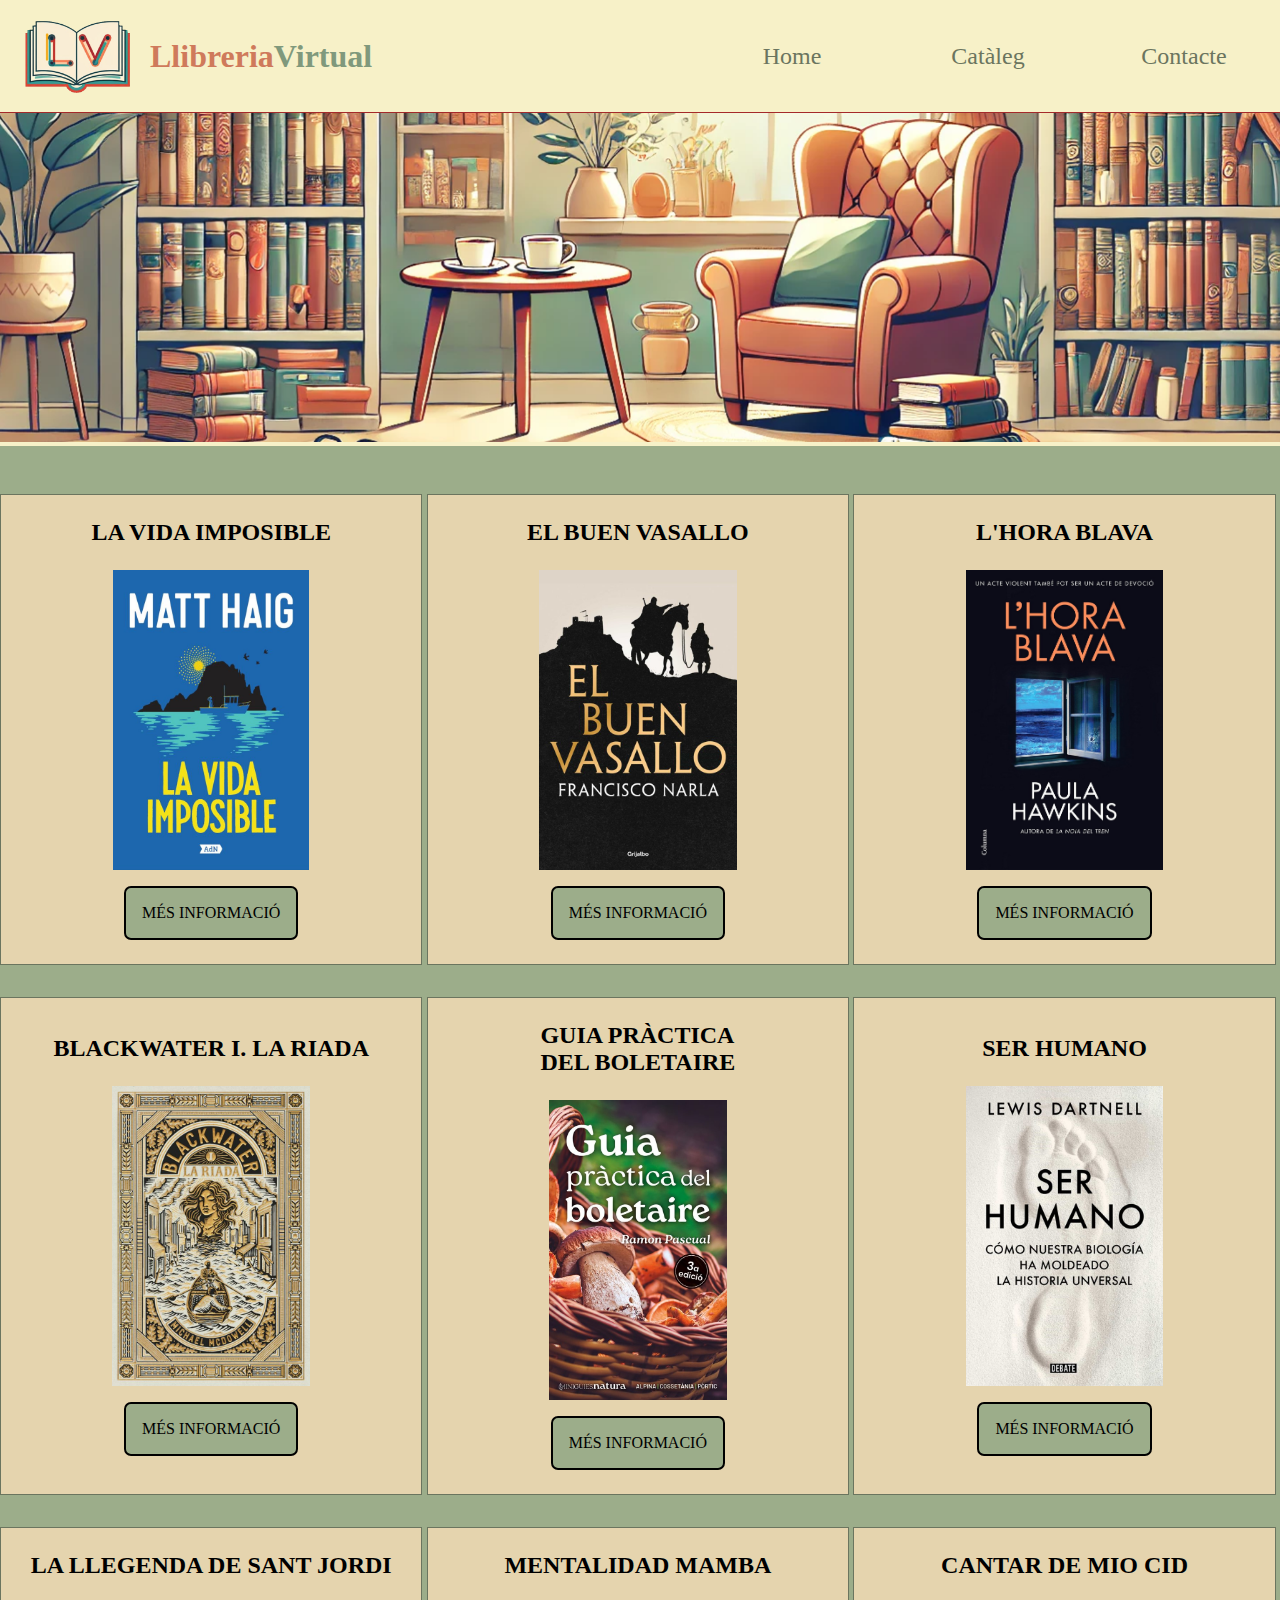
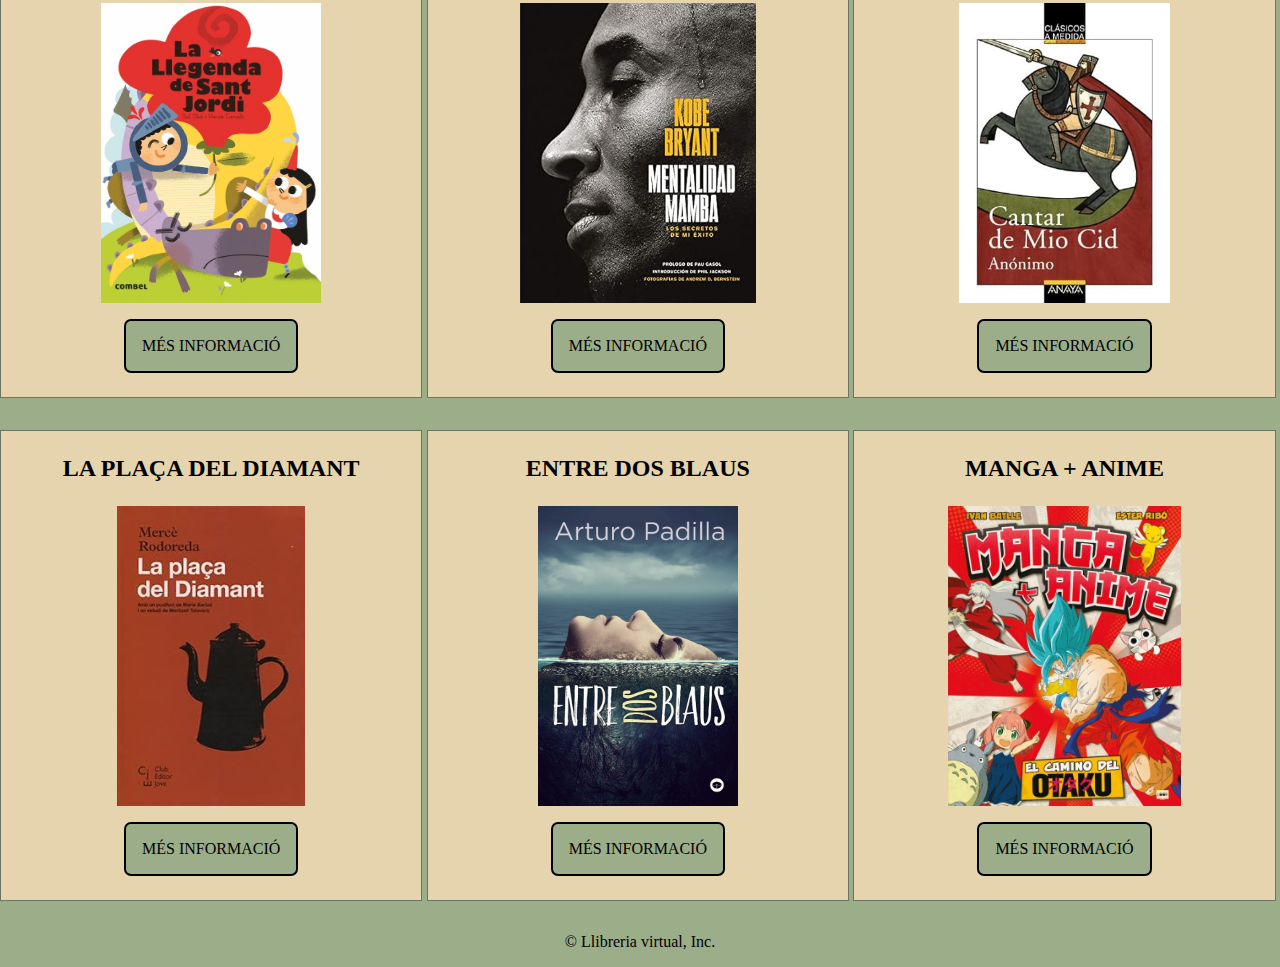
<file: index.html>
<!DOCTYPE html>
<html lang="ca">
<head>
    <meta charset="UTF-8">
    <meta name="viewport" content="width=device-width, initial-scale=1.0">
    <link rel="stylesheet" href="./css/index.css">
    <link rel="icon" href="../img/ico/logo.ico" type="image/x-icon">
    <title>Llibreria Virtual</title>
</head>
<body>
    <header>
        <div id="nav">
            <div id="titol">
            <img id="logo" src="./img/logo.png" alt="logo">
            <h1 id="llibreria">Llibreria </h1><h1 id="virtual">Virtual</h1>
        </div>
        <div>
            <nav>
                
                <ul>
                    <li><a href="./index.html">Home</a></li>
                    <li><a href="./html/cataleg.html">Catàleg</a></li>
                    <li><a href="./html/contacte.html">Contacte</a></li>
                </ul>
            </nav>
        </div>
        </div>
        <div>
            <img id="banner" src="./img/banner.png" alt="banner">
        </div>
    </header>
    <main>
    <div id="gridWrapper">
        <div class="caixa" id="caixa1">
            <h2>LA VIDA IMPOSIBLE</h2>
            <img src="./img/llibre1.webp" alt="llibre La Vida Imposible" height="300px">
            <a href="./products/llibre1.html"><p>MÉS INFORMACIÓ</p></a>
        </div>
        <div class="caixa" id="caixa2">
            <h2>EL BUEN VASALLO</h2>
            <img src="./img/llibre2.webp" alt="llibre El Buen Vasallo" height="300px">
            <a href="./products/llibre2.html"><p>MÉS INFORMACIÓ</p></a>
        </div>
        <div class="caixa" id="caixa3">
            <h2>L'HORA BLAVA</h2>
            <img src="./img/llibre3" alt="llibre El Buen Vasallo" height="300px">
            <a href="./products/llibre3.html"><p>MÉS INFORMACIÓ</p></a>
        </div>
        <div class="caixa" id="caixa4">
            <h2>BLACKWATER I. LA RIADA</h2>
            <img src="./img/llibre4.png" alt="llibre El Buen Vasallo" height="300px">
            <a href="./products/llibre4.html"><p>MÉS INFORMACIÓ</p></a>
        </div>
        <div class="caixa" id="caixa5">
            <h2>GUIA PRÀCTICA <br>DEL BOLETAIRE</h2>
            <img src="./img/llibre5.png" alt="llibre El Buen Vasallo" height="300px">
            <a href="./products/llibre5.html"><p>MÉS INFORMACIÓ</p></a>
        </div>
        <div class="caixa" id="caixa6">
            <h2>SER HUMANO</h2>
            <img src="./img/llibre6.png" alt="llibre El Buen Vasallo" height="300px">
            <a href="./products/llibre6.html"><p>MÉS INFORMACIÓ</p></a></div>
        <div class="caixa" id="caixa7">
            <h2>LA LLEGENDA DE SANT JORDI </h2>
            <img src="./img/llibre7.png" alt="llibre El Buen Vasallo" height="300px">
            <a href="./products/llibre7.html"><p>MÉS INFORMACIÓ</p></a>
        </div>
        <div class="caixa" id="caixa8">
            <h2>MENTALIDAD MAMBA</h2>
            <img src="./img/llibre8.png" alt="llibre El Buen Vasallo" height="300px">
            <a href="./products/llibre8.html"><p>MÉS INFORMACIÓ</p></a></div>
        <div class="caixa" id="caixa9">
            <h2>CANTAR DE MIO CID</h2>
            <img src="./img/llibre9.png" alt="llibre El Buen Vasallo" height="300px">
            <a href="./products/llibre9.html"><p>MÉS INFORMACIÓ</p></a></div>
        <div class="caixa" id="caixa10">
            <h2>LA PLAÇA DEL DIAMANT</h2>
            <img src="./img/llibre10.png" alt="llibre El Buen Vasallo" height="300px">
            <a href="./products/llibre10.html"><p>MÉS INFORMACIÓ</p></a></div>
        <div class="caixa" id="caixa11">
            <h2>ENTRE DOS BLAUS</h2>
            <img src="./img/llibre11.png" alt="llibre El Buen Vasallo" height="300px">
            <a href="./products/llibre11.html"><p>MÉS INFORMACIÓ</p></a></div>
        <div class="caixa" id="caixa12">
            <h2>MANGA + ANIME</h2>
            <img src="./img/llibre12.png" alt="llibre El Buen Vasallo" height="300px">
            <a href="./products/llibre12.html"><p>MÉS INFORMACIÓ</p></a></div>
    </div>
    <footer>
        <p>&copy; Llibreria virtual, Inc.</p>
    </footer>
    </main>
</body>
</html>
</file>
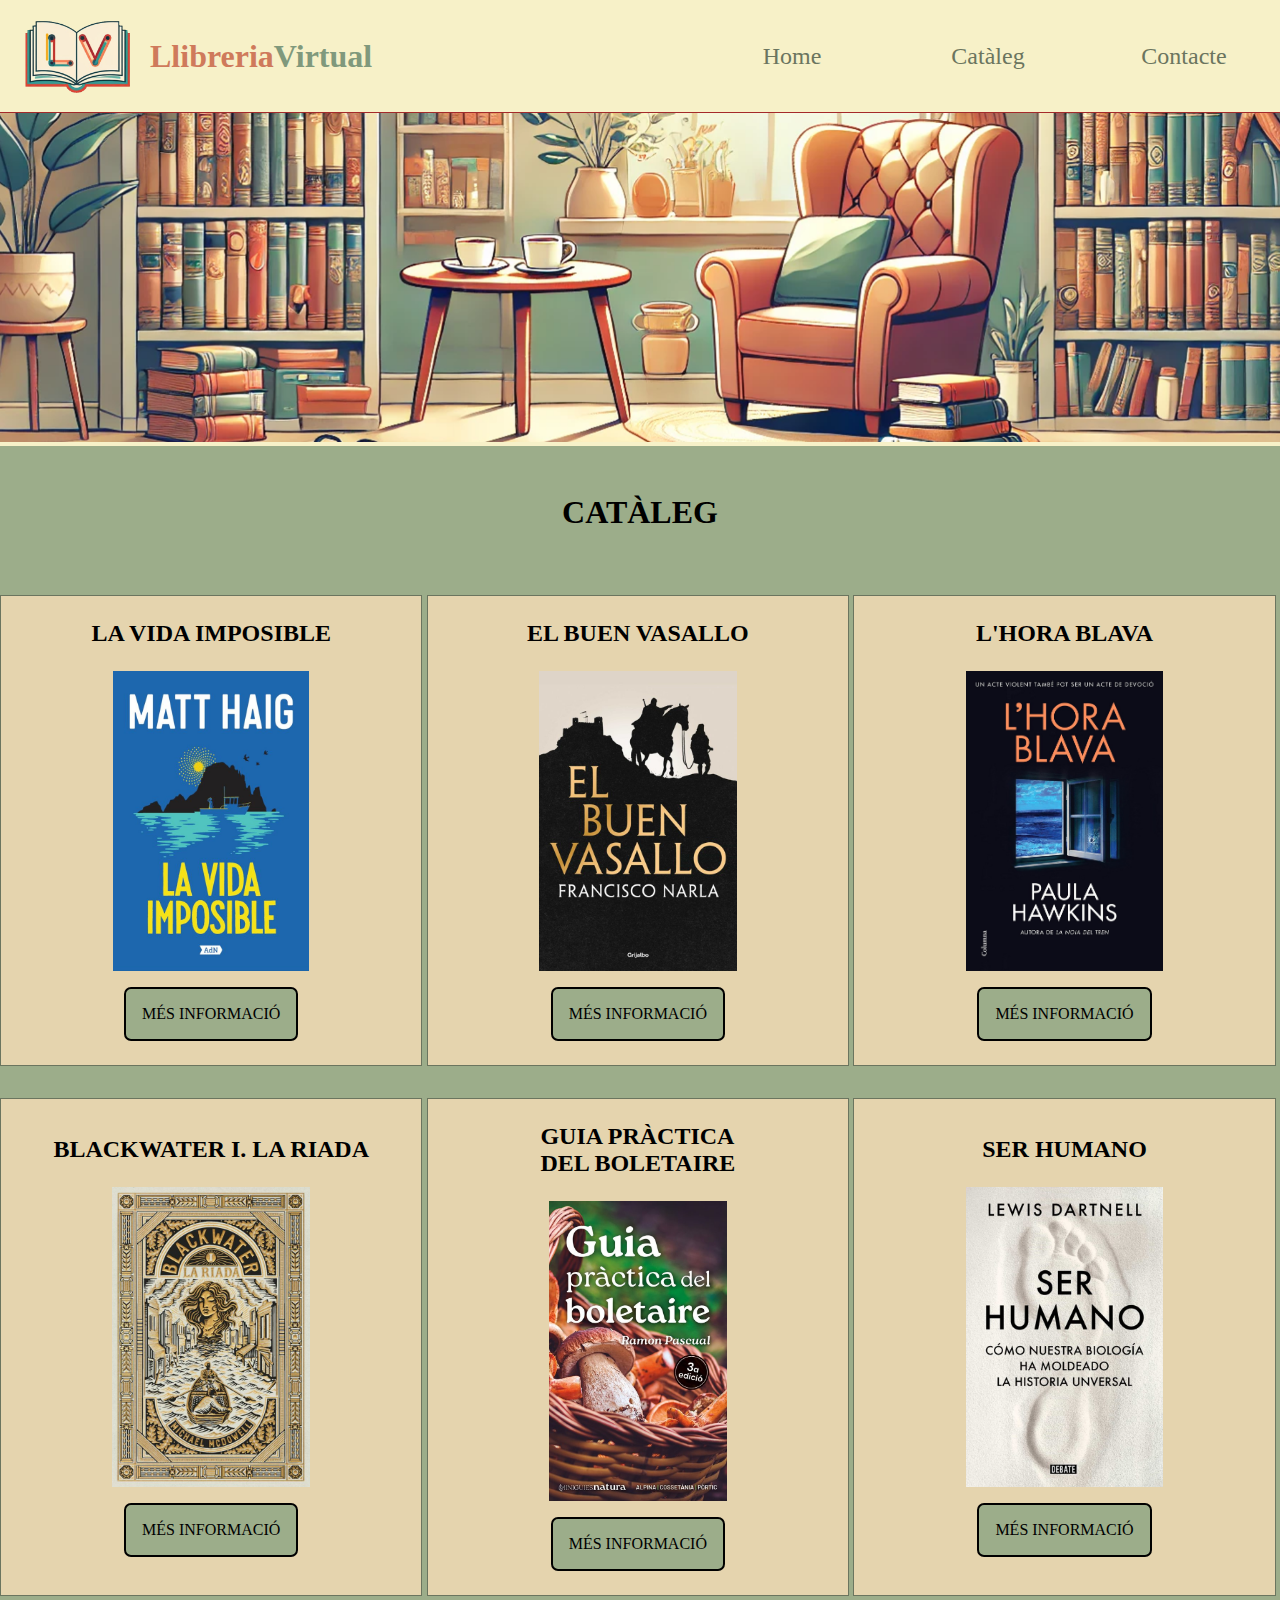
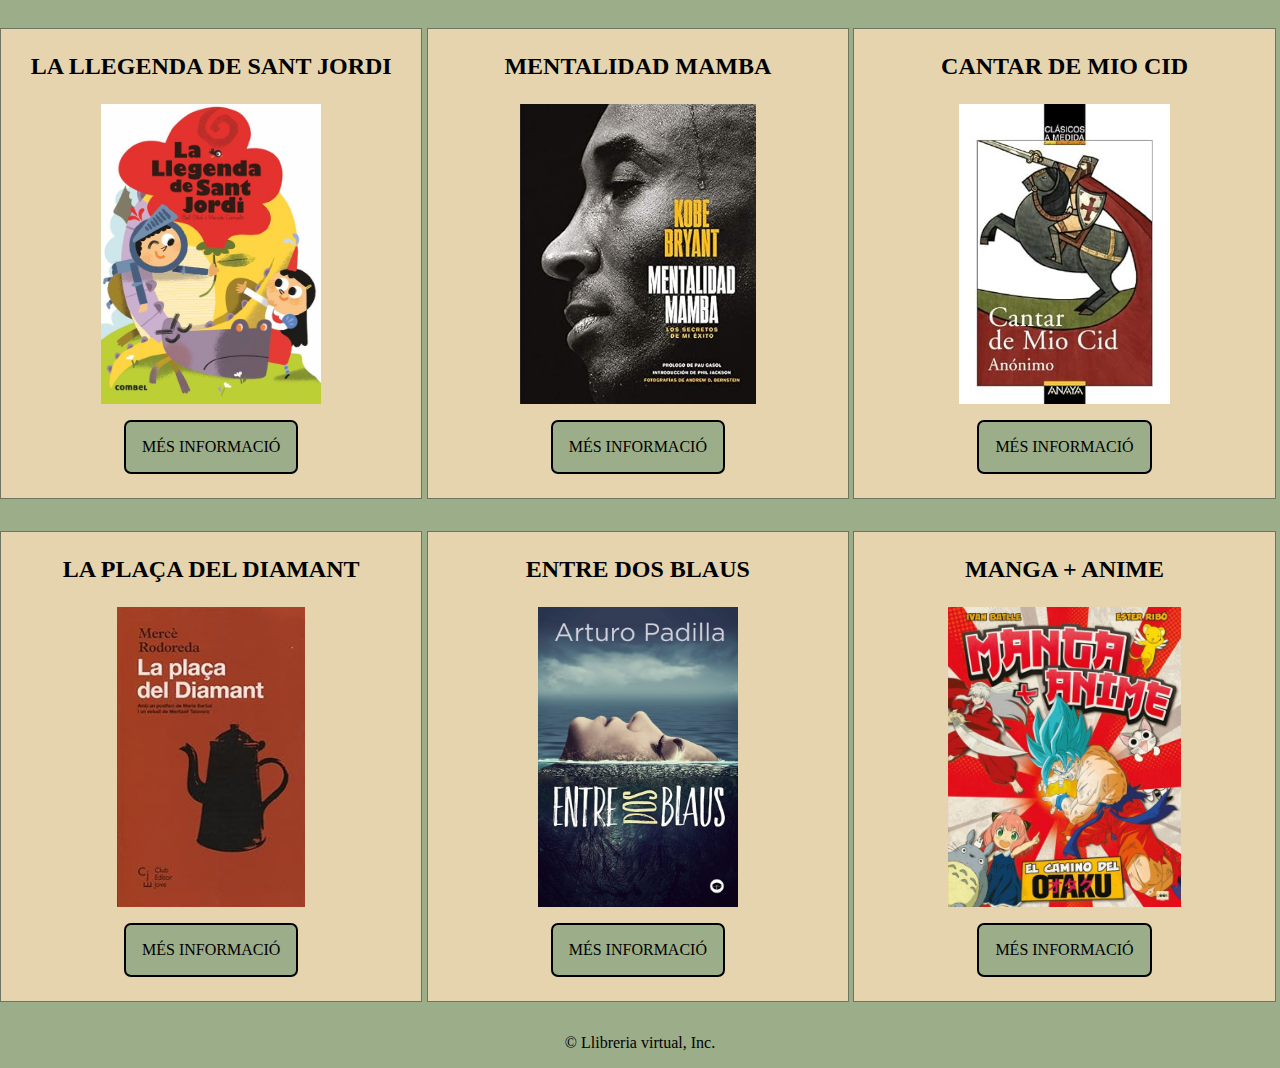
<file: html/cataleg.html>
<!DOCTYPE html>
<html lang="ca">
<head>
    <meta charset="UTF-8">
    <meta name="viewport" content="width=device-width, initial-scale=1.0">
    <link rel="stylesheet" href="../css/index.css">
    <link rel="icon" href="../img/ico/logo.ico" type="image/x-icon">
    <title>Llibreria Virtual</title>
</head>
<body>
    <header>
        <div id="nav">
            <div id="titol">
            <img id="logo" src="../img/logo.png" alt="logo">
            <h1 id="llibreria">Llibreria </h1><h1 id="virtual">Virtual</h1>
        </div>
        <div>
            <nav>
                
                <ul>
                    <li><a href="../index.html">Home</a></li>
                    <li><a href="./cataleg.html">Catàleg</a></li>
                    <li><a href="./contacte.html">Contacte</a></li>
                </ul>
            </nav>
        </div>
        </div>
        <div>
            <img id="banner" src="../img/banner.png" alt="banner">
        </div>
    </header>
    <main>
        <h2 id="titular">CATÀLEG</h2>
    <div id="gridWrapper">
        <div class="caixa" id="caixa1">
            <h2>LA VIDA IMPOSIBLE</h2>
            <img src="../img/llibre1.webp" alt="llibre La Vida Imposible" height="300px">
            <a href="../products/llibre1.html"><p>MÉS INFORMACIÓ</p></a>
        </div>
        <div class="caixa" id="caixa2">
            <h2>EL BUEN VASALLO</h2>
            <img src="../img/llibre2.webp" alt="llibre El Buen Vasallo" height="300px">
            <a href="../products/llibre2.html"><p>MÉS INFORMACIÓ</p></a>
        </div>
        <div class="caixa" id="caixa3">
            <h2>L'HORA BLAVA</h2>
            <img src="../img/llibre3" alt="llibre El Buen Vasallo" height="300px">
            <a href="../products/llibre3.html"><p>MÉS INFORMACIÓ</p></a>
        </div>
        <div class="caixa" id="caixa4">
            <h2>BLACKWATER I. LA RIADA</h2>
            <img src="../img/llibre4.png" alt="llibre El Buen Vasallo" height="300px">
            <a href="../products/llibre4.html"><p>MÉS INFORMACIÓ</p></a>
        </div>
        <div class="caixa" id="caixa5">
            <h2>GUIA PRÀCTICA <br>DEL BOLETAIRE</h2>
            <img src="../img/llibre5.png" alt="llibre El Buen Vasallo" height="300px">
            <a href="../products/llibre5.html"><p>MÉS INFORMACIÓ</p></a>
        </div>
        <div class="caixa" id="caixa6">
            <h2>SER HUMANO</h2>
            <img src="../img/llibre6.png" alt="llibre El Buen Vasallo" height="300px">
            <a href="../products/llibre6.html"><p>MÉS INFORMACIÓ</p></a></div>
        <div class="caixa" id="caixa7">
            <h2>LA LLEGENDA DE SANT JORDI </h2>
            <img src="../img/llibre7.png" alt="llibre El Buen Vasallo" height="300px">
            <a href="../products/llibre7.html"><p>MÉS INFORMACIÓ</p></a>
        </div>
        <div class="caixa" id="caixa8">
            <h2>MENTALIDAD MAMBA</h2>
            <img src="../img/llibre8.png" alt="llibre El Buen Vasallo" height="300px">
            <a href="../products/llibre8.html"><p>MÉS INFORMACIÓ</p></a></div>
        <div class="caixa" id="caixa9">
            <h2>CANTAR DE MIO CID</h2>
            <img src="../img/llibre9.png" alt="llibre El Buen Vasallo" height="300px">
            <a href="../products/llibre9.html"><p>MÉS INFORMACIÓ</p></a></div>
        <div class="caixa" id="caixa10">
            <h2>LA PLAÇA DEL DIAMANT</h2>
            <img src="../img/llibre10.png" alt="llibre El Buen Vasallo" height="300px">
            <a href="../products/llibre10.html"><p>MÉS INFORMACIÓ</p></a></div>
        <div class="caixa" id="caixa11">
            <h2>ENTRE DOS BLAUS</h2>
            <img src="../img/llibre11.png" alt="llibre El Buen Vasallo" height="300px">
            <a href="../products/llibre11.html"><p>MÉS INFORMACIÓ</p></a></div>
        <div class="caixa" id="caixa12">
            <h2>MANGA + ANIME</h2>
            <img src="../img/llibre12.png" alt="llibre El Buen Vasallo" height="300px">
            <a href="../products/llibre12.html"><p>MÉS INFORMACIÓ</p></a></div>
    </div>
    <footer>
        <p>&copy; Llibreria virtual, Inc.</p>
    </footer>
    </main>
</body>
</html>
</file>
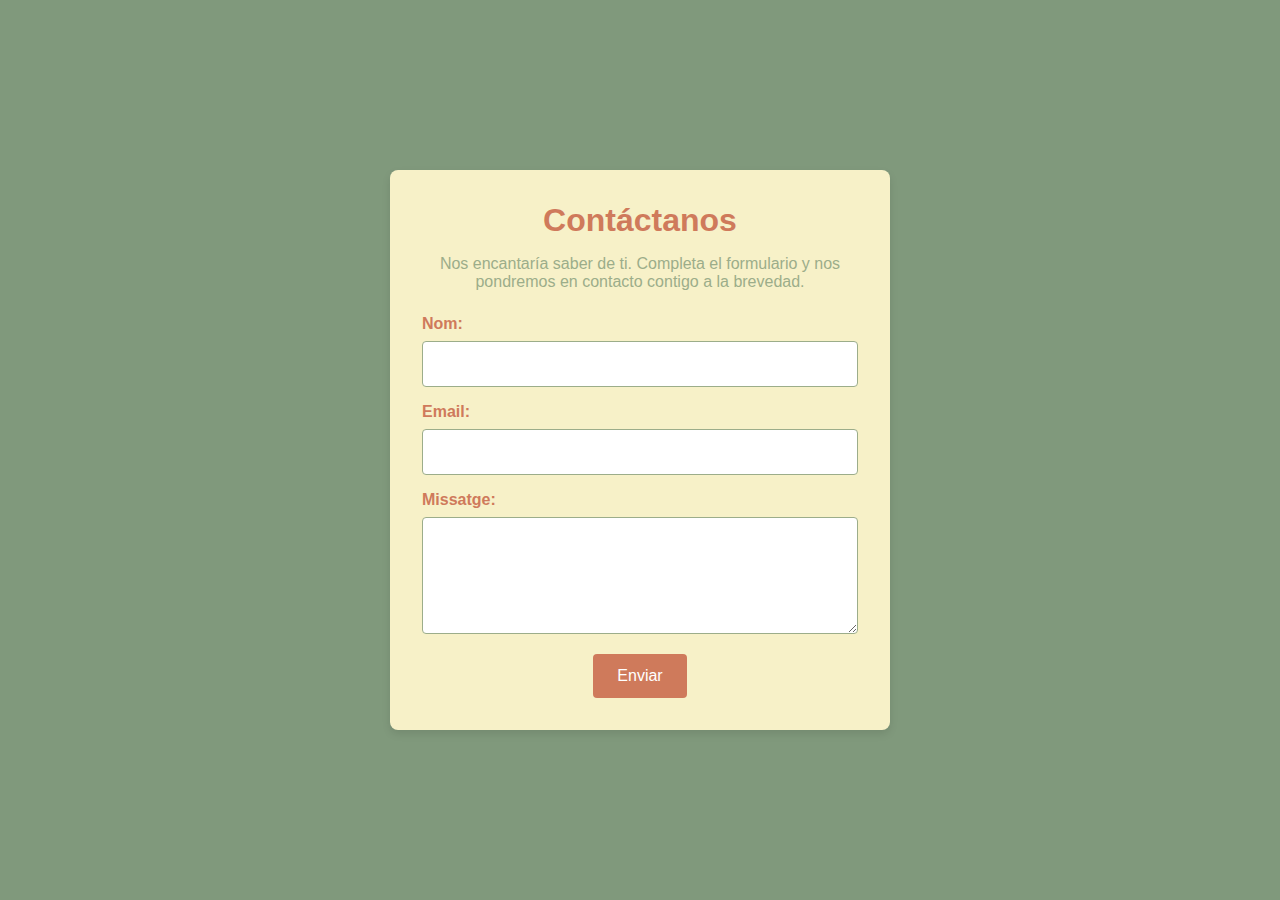
<file: html/contacte.html>
<!DOCTYPE html>
<html lang="es">
<head>
    <link rel="icon" href="../img/ico/logo.ico" type="image/x-icon">
  <meta charset="UTF-8">
  <meta name="viewport" content="width=device-width, initial-scale=1.0">
  <title>Contacto</title>
  <link rel="stylesheet" href="../css/contacte.css">
</head>
<body>
  <div class="container">
    <h1>Contáctanos</h1>
    <p>Nos encantaría saber de ti. Completa el formulario y nos pondremos en contacto contigo a la brevedad.</p>
    <form action="#" method="post">
      <label for="nombre">Nom:</label>
      <input type="text" id="nombre" name="nombre" required>
      
      <label for="email">Email:</label>
      <input type="email" id="email" name="email" required>
      
      <label for="mensaje">Missatge:</label>
      <textarea id="mensaje" name="mensaje" rows="5" required></textarea>
      
      <button type="submit">Enviar</button>
    </form>
  </div>
</body>
</html>
</file>
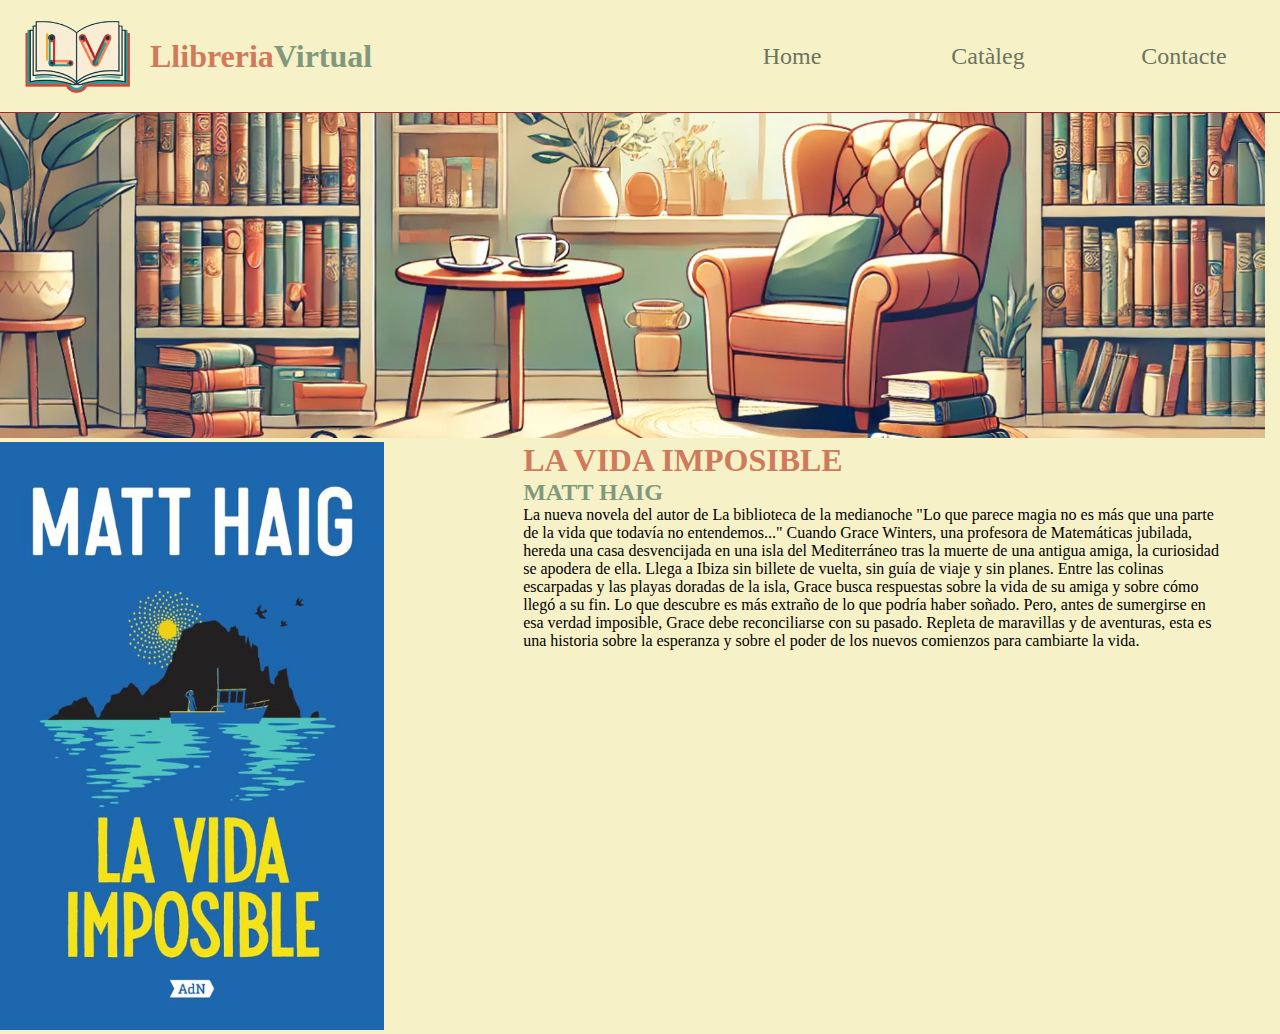
<file: products/llibre1.html>
<!DOCTYPE html>
<html lang="es">
  <head>
    <link rel="stylesheet" href="../css/llibre.css" />
    <meta charset="UTF-8" />
    <link rel="icon" href="../img/ico/logo.ico" type="image/x-icon">
    <meta name="viewport" content="width=device-width, initial-scale=1.0" />
    <title>Llibreria Virtual</title>
  </head>
  <body>
    <header>
      <div id="nav">
        <div id="titol">
          <img id="logo" src="../img/logo.png" alt="logo"/>
          <h1 id="llibreria">Llibreria</h1>
          <h1 id="virtual">Virtual</h1>
        </div>
        <div>
          <nav>
            <ul>
              <li><a href="../index.html">Home</a></li>
              <li><a href="../html/cataleg.html">Catàleg</a></li>
              <li><a href="../html/contacte.html">Contacte</a></li>
            </ul>
          </nav>
        </div>
      </div>
      <div>
        <img id="banner" src="../img/banner.png" alt="banner" />
      </div>
    </header>

    <div id="gridWrapper">
        <div id="caixa1">
            <img src="../img/llibre1.webp"  alt="Llibre la vida imposible" />
        </div>
        <div id="content">
            
            <div id="caixa2"><h1>LA VIDA IMPOSIBLE</h1></div>
            <div id="caixa3"><h2>MATT HAIG</h2></div>
            <div id="caixa4"><p>
                La nueva novela del autor de La biblioteca de la medianoche "Lo que
                parece magia no es más que una parte de la vida que todavía no
                entendemos..." Cuando Grace Winters, una profesora de Matemáticas
                jubilada, hereda una casa desvencijada en una isla del Mediterráneo
                tras la muerte de una antigua amiga, la curiosidad se apodera de ella.
                Llega a Ibiza sin billete de vuelta, sin guía de viaje y sin planes.
                Entre las colinas escarpadas y las playas doradas de la isla, Grace
                busca respuestas sobre la vida de su amiga y sobre cómo llegó a su
                fin. Lo que descubre es más extraño de lo que podría haber soñado.
                Pero, antes de sumergirse en esa verdad imposible, Grace debe
                reconciliarse con su pasado. Repleta de maravillas y de aventuras,
                esta es una historia sobre la esperanza y sobre el poder de los nuevos
                comienzos para cambiarte la vida.
            </p></div>
      </div>
    </div>

  </body>

</html>
</file>
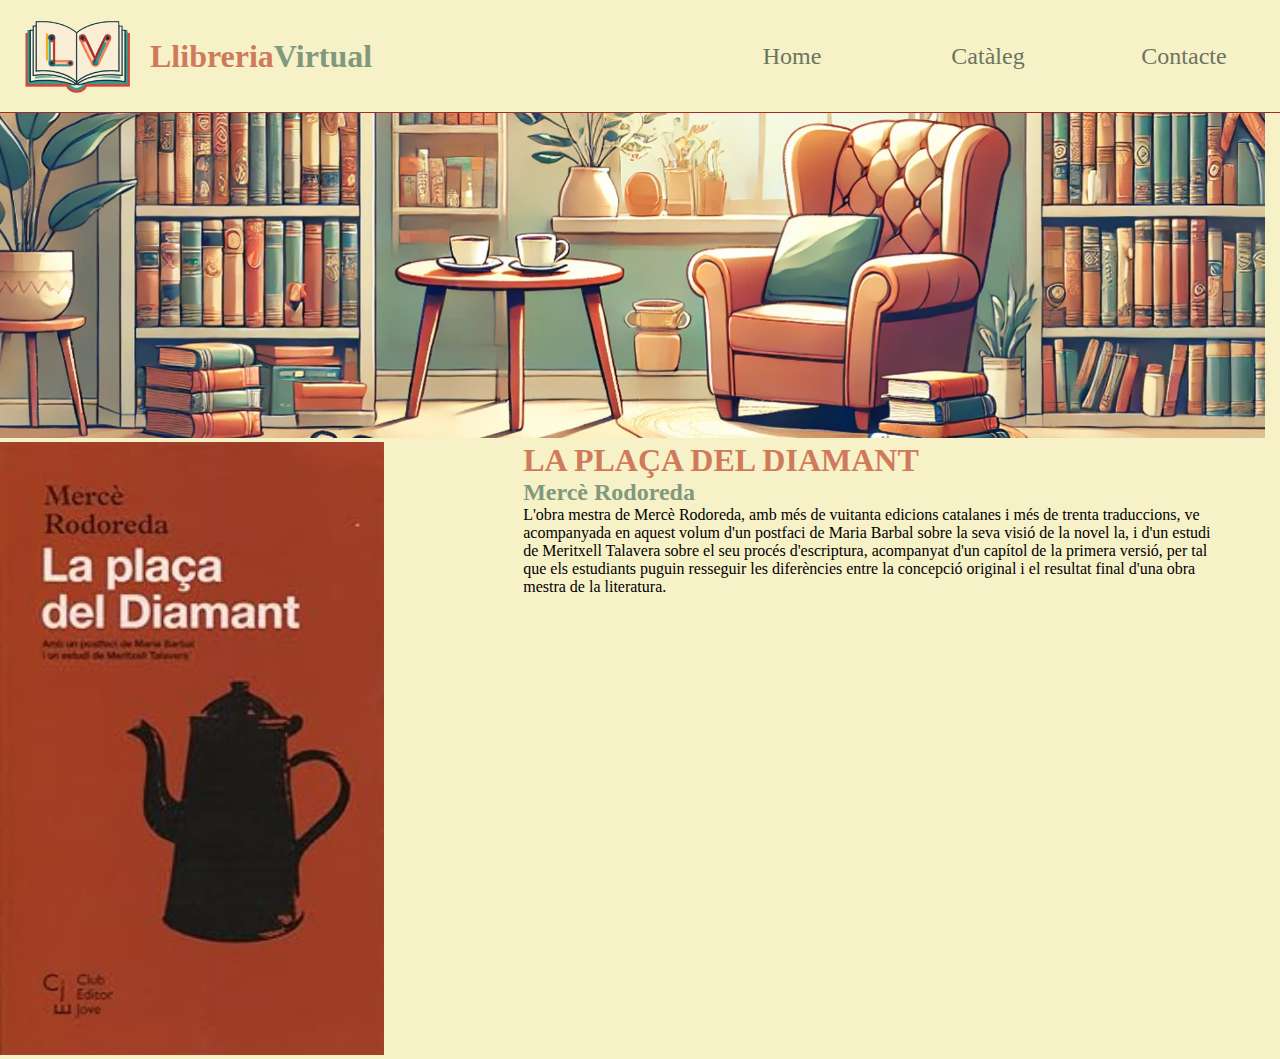
<file: products/llibre10.html>
<!DOCTYPE html>
<html lang="es">
  <head>
    <link rel="stylesheet" href="../css/llibre.css" />
    <meta charset="UTF-8" />
    <link rel="icon" href="../img/ico/logo.ico" type="image/x-icon">
    <meta name="viewport" content="width=device-width, initial-scale=1.0" />
    <title>Llibreria Virtual</title>
  </head>
  <body>
    <header>
      <div id="nav">
        <div id="titol">
          <img id="logo" src="../img/logo.png" alt="logo"/>
          <h1 id="llibreria">Llibreria</h1>
          <h1 id="virtual">Virtual</h1>
        </div>
        <div>
          <nav>
            <ul>
              <li><a href="../index.html">Home</a></li>
              <li><a href="../html/cataleg.html">Catàleg</a></li>
              <li><a href="../html/contacte.html">Contacte</a></li>
            </ul>
          </nav>
        </div>
      </div>
      <div>
        <img id="banner" src="../img/banner.png" alt="banner" />
      </div>
    </header>


    <div id="gridWrapper">
        <div id="caixa1">
            <img src="../img/llibre10.png"  alt="Llibre la vida imposible" />
        </div>
        <div id="content">

            <div id="caixa2"><h1>LA PLAÇA DEL DIAMANT</h1></div>
            <div id="caixa3"><h2>Mercè Rodoreda
</h2></div>
            <div id="caixa4"><p>
L'obra mestra de Mercè Rodoreda, amb més de vuitanta edicions catalanes i més de trenta traduccions, ve acompanyada en aquest volum d'un postfaci de Maria Barbal sobre la seva visió de la novel la, i d'un estudi de Meritxell Talavera sobre el seu procés d'escriptura, acompanyat d'un capítol de la primera versió, per tal que els estudiants puguin resseguir les diferències entre la concepció original i el resultat final d'una obra mestra de la literatura.




</p></div>
      </div>
    </div>


  </body>


</html>
</file>
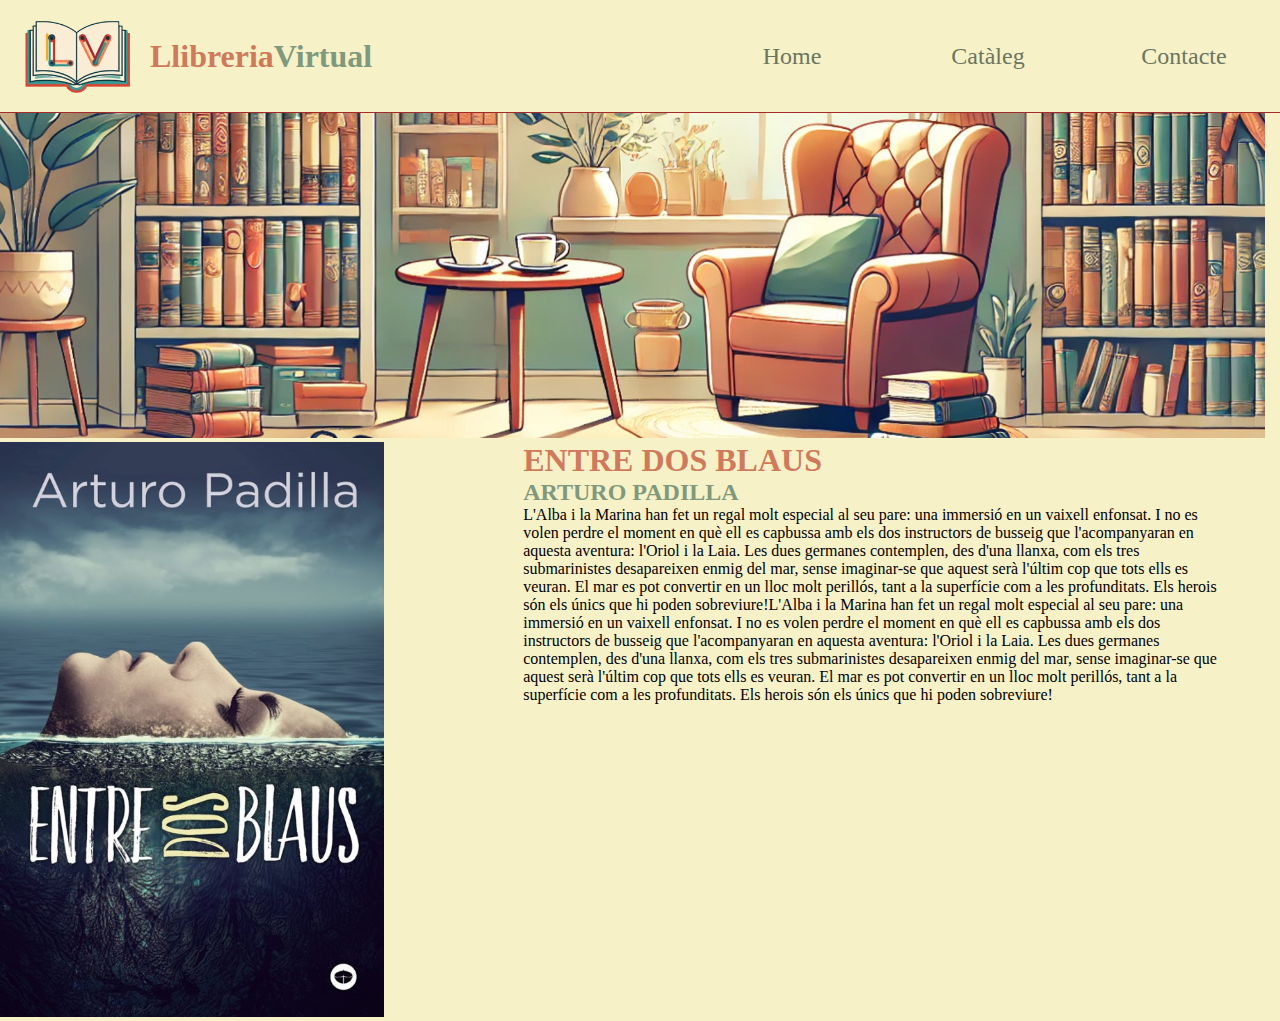
<file: products/llibre11.html>
<!DOCTYPE html>
<html lang="es">
  <head>
    <link rel="stylesheet" href="../css/llibre.css" />
    <meta charset="UTF-8" />
    <link rel="icon" href="../img/ico/logo.ico" type="image/x-icon">
    <meta name="viewport" content="width=device-width, initial-scale=1.0" />
    <title>Llibreria Virtual</title>
  </head>
  <body>
    <header>
      <div id="nav">
        <div id="titol">
          <img id="logo" src="../img/logo.png" alt="logo"/>
          <h1 id="llibreria">Llibreria</h1>
          <h1 id="virtual">Virtual</h1>
        </div>
        <div>
          <nav>
            <ul>
              <li><a href="../index.html">Home</a></li>
              <li><a href="../html/cataleg.html">Catàleg</a></li>
              <li><a href="../html/contacte.html">Contacte</a></li>
            </ul>
          </nav>
        </div>
      </div>
      <div>
        <img id="banner" src="../img/banner.png" alt="banner" />
      </div>
    </header>


    <div id="gridWrapper">
        <div id="caixa1">
            <img src="../img/llibre11.png"  alt="Llibre la vida imposible" />
        </div>
        <div id="content">
           
            <div id="caixa2"><h1>ENTRE DOS BLAUS</h1></div>
            <div id="caixa3"><h2>ARTURO PADILLA</h2></div>
            <div id="caixa4"><p>
L'Alba i la Marina han fet un regal molt especial al seu pare: una immersió en un vaixell enfonsat. I no es volen perdre el moment en què ell es capbussa amb els dos instructors de busseig que l'acompanyaran en aquesta aventura: l'Oriol i la Laia. Les dues germanes contemplen, des d'una llanxa, com els tres submarinistes desapareixen enmig del mar, sense imaginar-se que aquest serà l'últim cop que tots ells es veuran. El mar es pot convertir en un lloc molt perillós, tant a la superfície com a les profunditats. Els herois són els únics que hi poden sobreviure!L'Alba i la Marina han fet un regal molt especial al seu pare: una immersió en un vaixell enfonsat. I no es volen perdre el moment en què ell es capbussa amb els dos instructors de busseig que l'acompanyaran en aquesta aventura: l'Oriol i la Laia. Les dues germanes contemplen, des d'una llanxa, com els tres submarinistes desapareixen enmig del mar, sense imaginar-se que aquest serà l'últim cop que tots ells es veuran. El mar es pot convertir en un lloc molt perillós, tant a la superfície com a les profunditats. Els herois són els únics que hi poden sobreviure!






</p></div>
      </div>
    </div>


  </body>


</html>
</file>
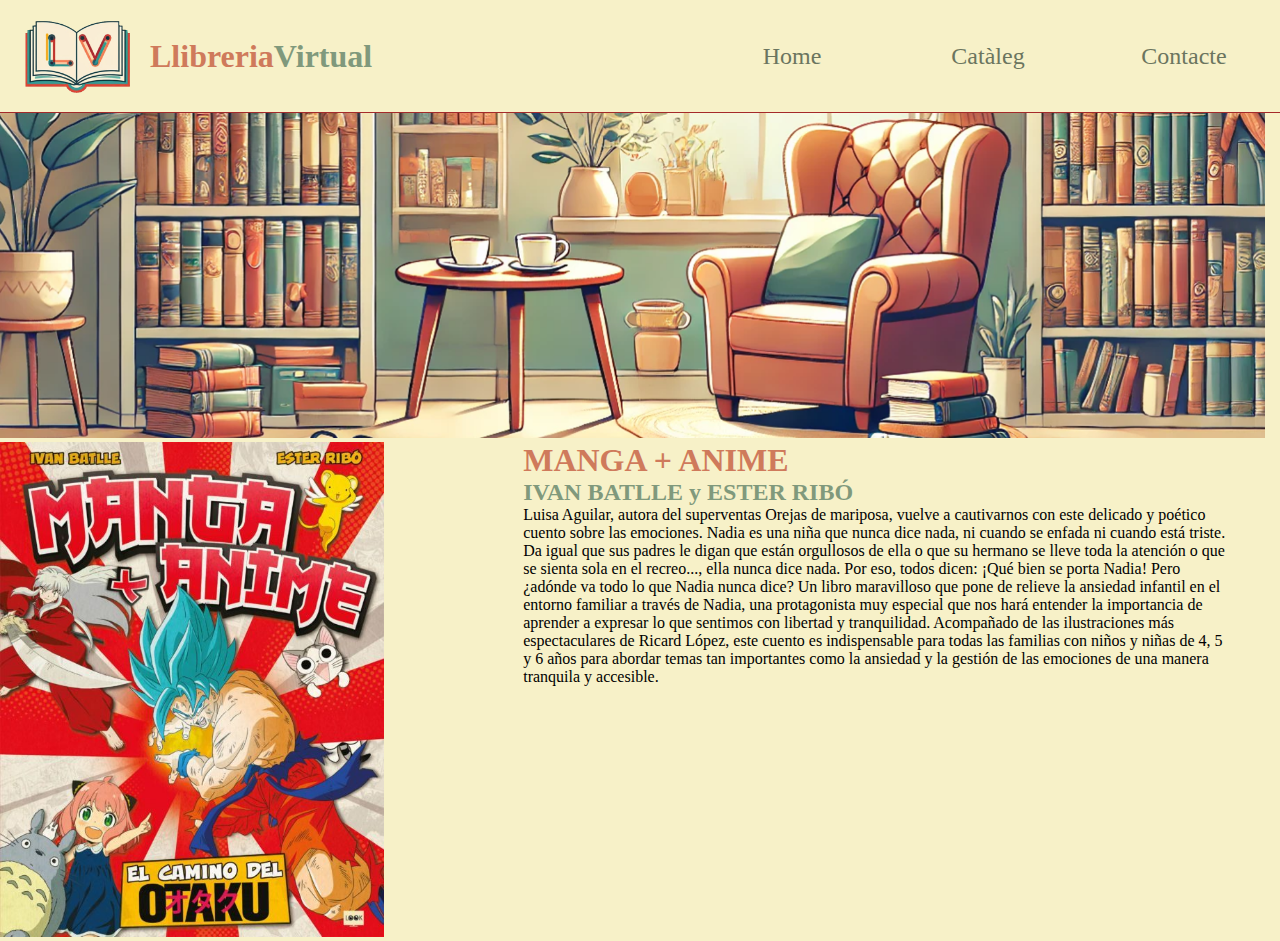
<file: products/llibre12.html>
<!DOCTYPE html>
<html lang="es">
  <head>
    <link rel="stylesheet" href="../css/llibre.css" />
    <meta charset="UTF-8" />
    <link rel="icon" href="../img/ico/logo.ico" type="image/x-icon">
    <meta name="viewport" content="width=device-width, initial-scale=1.0" />
    <title>Llibreria Virtual</title>
  </head>
  <body>
    <header>
      <div id="nav">
        <div id="titol">
          <img id="logo" src="../img/logo.png" alt="logo"/>
          <h1 id="llibreria">Llibreria</h1>
          <h1 id="virtual">Virtual</h1>
        </div>
        <div>
          <nav>
            <ul>
              <li><a href="../index.html">Home</a></li>
              <li><a href="../html/cataleg.html">Catàleg</a></li>
              <li><a href="../html/contacte.html">Contacte</a></li>
            </ul>
          </nav>
        </div>
      </div>
      <div>
        <img id="banner" src="../img/banner.png" alt="banner" />
      </div>
    </header>


    <div id="gridWrapper">
        <div id="caixa1">
            <img src="../img/llibre12.png"  alt="Llibre la vida imposible" />
        </div>
        <div id="content">
           
            <div id="caixa2"><h1>MANGA + ANIME</h1></div>
            <div id="caixa3"><h2>IVAN BATLLE y ESTER RIBÓ
</h2></div>
            <div id="caixa4"><p>
Luisa Aguilar, autora del superventas Orejas de mariposa, vuelve a cautivarnos con este delicado y poético cuento sobre las emociones.
Nadia es una niña que nunca dice nada, ni cuando se enfada ni cuando está triste. Da igual que sus padres le digan que están orgullosos de ella o que su hermano se lleve toda la atención o que se sienta sola en el recreo..., ella nunca dice nada. Por eso, todos dicen: ¡Qué bien se porta Nadia! Pero ¿adónde va todo lo que Nadia nunca dice?
Un libro maravilloso que pone de relieve la ansiedad infantil en el entorno familiar a través de Nadia, una protagonista muy especial que nos hará entender la importancia de aprender a expresar lo que sentimos con libertad y tranquilidad.
Acompañado de las ilustraciones más espectaculares de Ricard López, este cuento es indispensable para todas las familias con niños y niñas de 4, 5 y 6 años para abordar temas tan importantes como la ansiedad y la gestión de las emociones de una manera tranquila y accesible.









</p></div>
      </div>
    </div>


  </body>


</html>
</file>
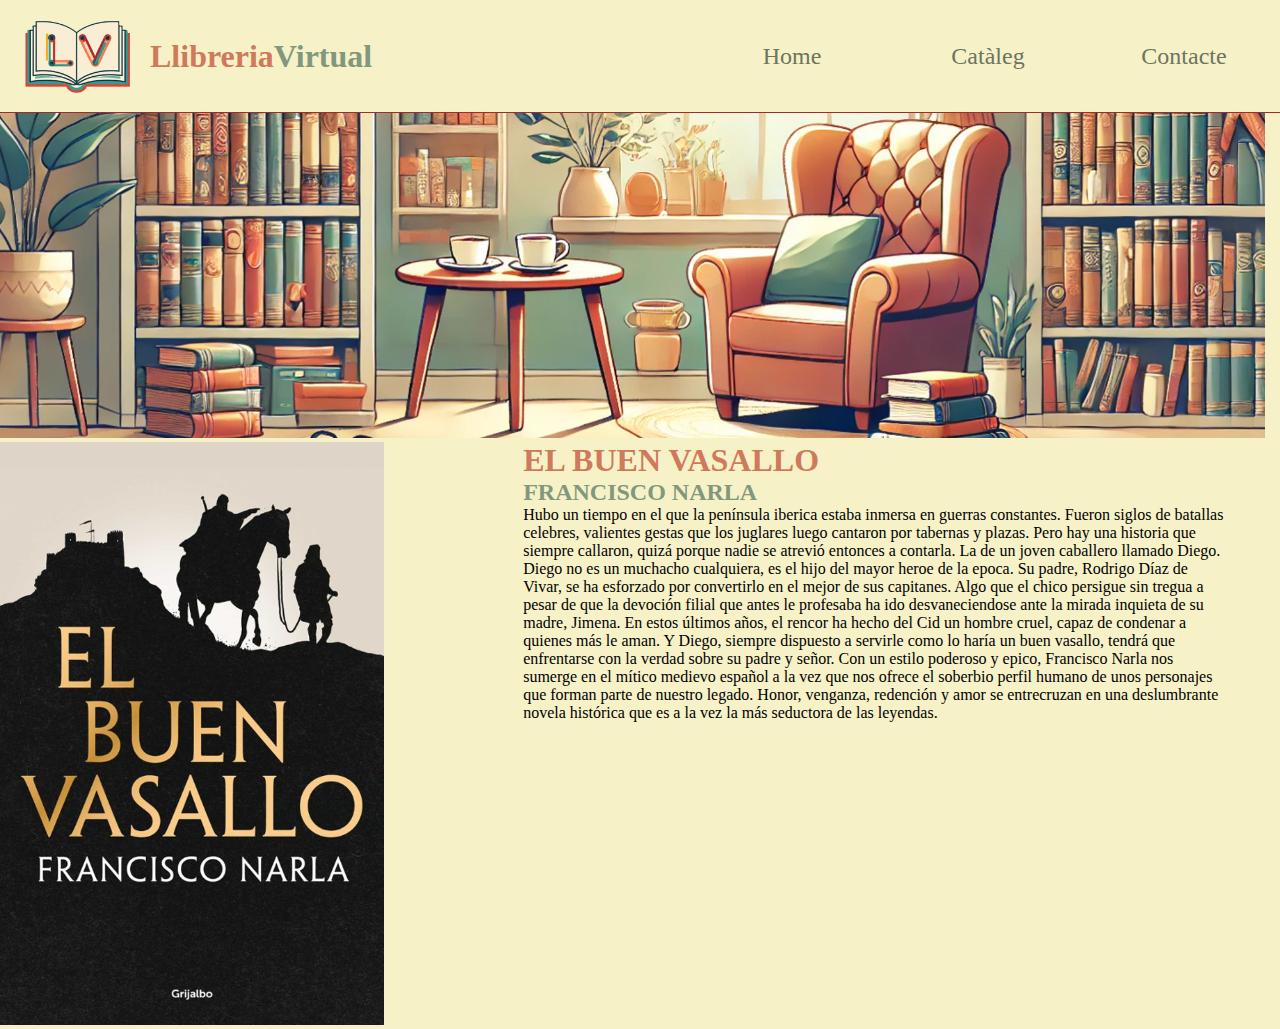
<file: products/llibre2.html>
<!DOCTYPE html>
<html lang="es">
  <head>
    <link rel="stylesheet" href="../css/llibre.css" />
    <meta charset="UTF-8" />
    <link rel="icon" href="../img/ico/logo.ico" type="image/x-icon">
    <meta name="viewport" content="width=device-width, initial-scale=1.0" />
    <title>Llibreria Virtual</title>
  </head>
  <body>
    <header>
      <div id="nav">
        <div id="titol">
          <img id="logo" src="../img/logo.png" alt="logo"/>
          <h1 id="llibreria">Llibreria</h1>
          <h1 id="virtual">Virtual</h1>
        </div>
        <div>
          <nav>
            <ul>
              <li><a href="../index.html">Home</a></li>
              <li><a href="../html/cataleg.html">Catàleg</a></li>
              <li><a href="../html/contacte.html">Contacte</a></li>
            </ul>
          </nav>
        </div>
      </div>
      <div>
        <img id="banner" src="../img/banner.png" alt="banner" />
      </div>
    </header>


    <div id="gridWrapper">
        <div id="caixa1">
            <img src="../img/llibre2.webp"  alt="Llibre la vida imposible" />
        </div>
        <div id="content">
           
            <div id="caixa2"><h1>EL BUEN VASALLO</h1></div>
            <div id="caixa3"><h2>FRANCISCO NARLA</h2></div>
            <div id="caixa4"><p>Hubo un tiempo en el que la península iberica estaba inmersa en guerras constantes.
Fueron siglos de batallas celebres, valientes gestas que los juglares luego cantaron por tabernas y plazas. Pero hay una historia que siempre callaron, quizá porque nadie se atrevió entonces a contarla. La de un joven caballero llamado Diego.
Diego no es un muchacho cualquiera, es el hijo del mayor heroe de la epoca. Su padre, Rodrigo Díaz de Vivar, se ha esforzado por convertirlo en el mejor de sus capitanes. Algo que el chico persigue sin tregua a pesar de que la devoción filial que antes le profesaba ha ido desvaneciendose ante la mirada inquieta de su madre, Jimena. En estos últimos años, el rencor ha hecho del Cid un hombre cruel, capaz de condenar a quienes más le aman. Y Diego, siempre dispuesto a servirle como lo haría un buen vasallo, tendrá que enfrentarse con la verdad sobre su padre y señor.
Con un estilo poderoso y epico, Francisco Narla nos sumerge en el mítico medievo español a la vez que nos ofrece el soberbio perfil humano de unos personajes que forman parte de nuestro legado. Honor, venganza, redención y amor se entrecruzan en una deslumbrante novela histórica que es a la vez la más seductora de las leyendas.
</p></div>
      </div>
    </div>


  </body>


</html>
</file>
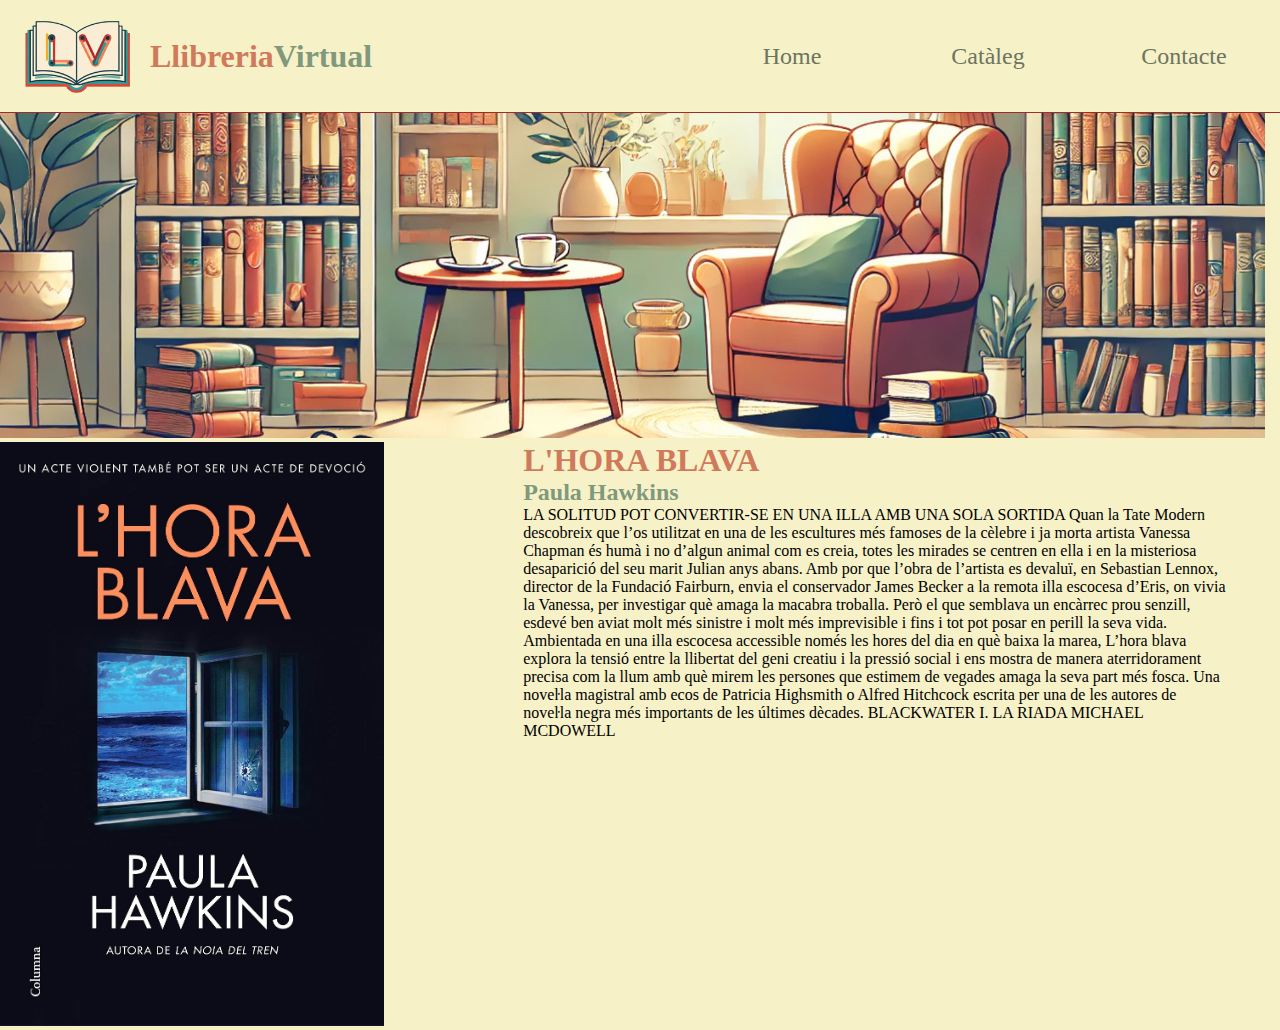
<file: products/llibre3.html>
<!DOCTYPE html>
<html lang="es">
  <head>
    <link rel="stylesheet" href="../css/llibre.css" />
    <meta charset="UTF-8" />
    <link rel="icon" href="../img/ico/logo.ico" type="image/x-icon">
    <meta name="viewport" content="width=device-width, initial-scale=1.0" />
    <title>Llibreria Virtual</title>
  </head>
  <body>
    <header>
      <div id="nav">
        <div id="titol">
          <img id="logo" src="../img/logo.png" alt="logo"/>
          <h1 id="llibreria">Llibreria</h1>
          <h1 id="virtual">Virtual</h1>
        </div>
        <div>
          <nav>
            <ul>
              <li><a href="../index.html">Home</a></li>
              <li><a href="../html/cataleg.html">Catàleg</a></li>
              <li><a href="../html/contacte.html">Contacte</a></li>
            </ul>
          </nav>
        </div>
      </div>
      <div>
        <img id="banner" src="../img/banner.png" alt="banner" />
      </div>
    </header>


    <div id="gridWrapper">
        <div id="caixa1">
            <img src="../img/llibre3"  alt="Llibre la vida imposible" />
        </div>
        <div id="content">
           
            <div id="caixa2"><h1>L'HORA BLAVA</h1></div>
            <div id="caixa3"><h2>Paula Hawkins</h2></div>
            <div id="caixa4"><p>LA SOLITUD POT CONVERTIR-SE EN UNA ILLA AMB UNA SOLA SORTIDA
Quan la Tate Modern descobreix que l’os utilitzat en una de les escultures més famoses de la cèlebre i ja morta artista Vanessa Chapman és humà i no d’algun animal com es creia, totes les mirades se centren en ella i en la misteriosa desaparició del seu marit Julian anys abans.
Amb por que l’obra de l’artista es devaluï, en Sebastian Lennox, director de la Fundació Fairburn, envia el conservador James Becker a la remota illa escocesa d’Eris, on vivia la Vanessa, per investigar què amaga la macabra troballa. Però el que semblava un encàrrec prou senzill, esdevé ben aviat molt més sinistre i molt més imprevisible i fins i tot pot posar en perill la seva vida.
Ambientada en una illa escocesa accessible només les hores del dia en què baixa la marea, L’hora blava explora la tensió entre la llibertat del geni creatiu i la pressió social i ens mostra de manera aterridorament precisa com la llum amb què mirem les persones que estimem de vegades amaga la seva part més fosca. Una noveŀla magistral amb ecos de Patricia Highsmith o Alfred Hitchcock escrita per una de les autores de noveŀla negra més importants de les últimes dècades.
BLACKWATER I. LA RIADA
MICHAEL MCDOWELL


</p></div>
      </div>
    </div>


  </body>


</html>
</file>
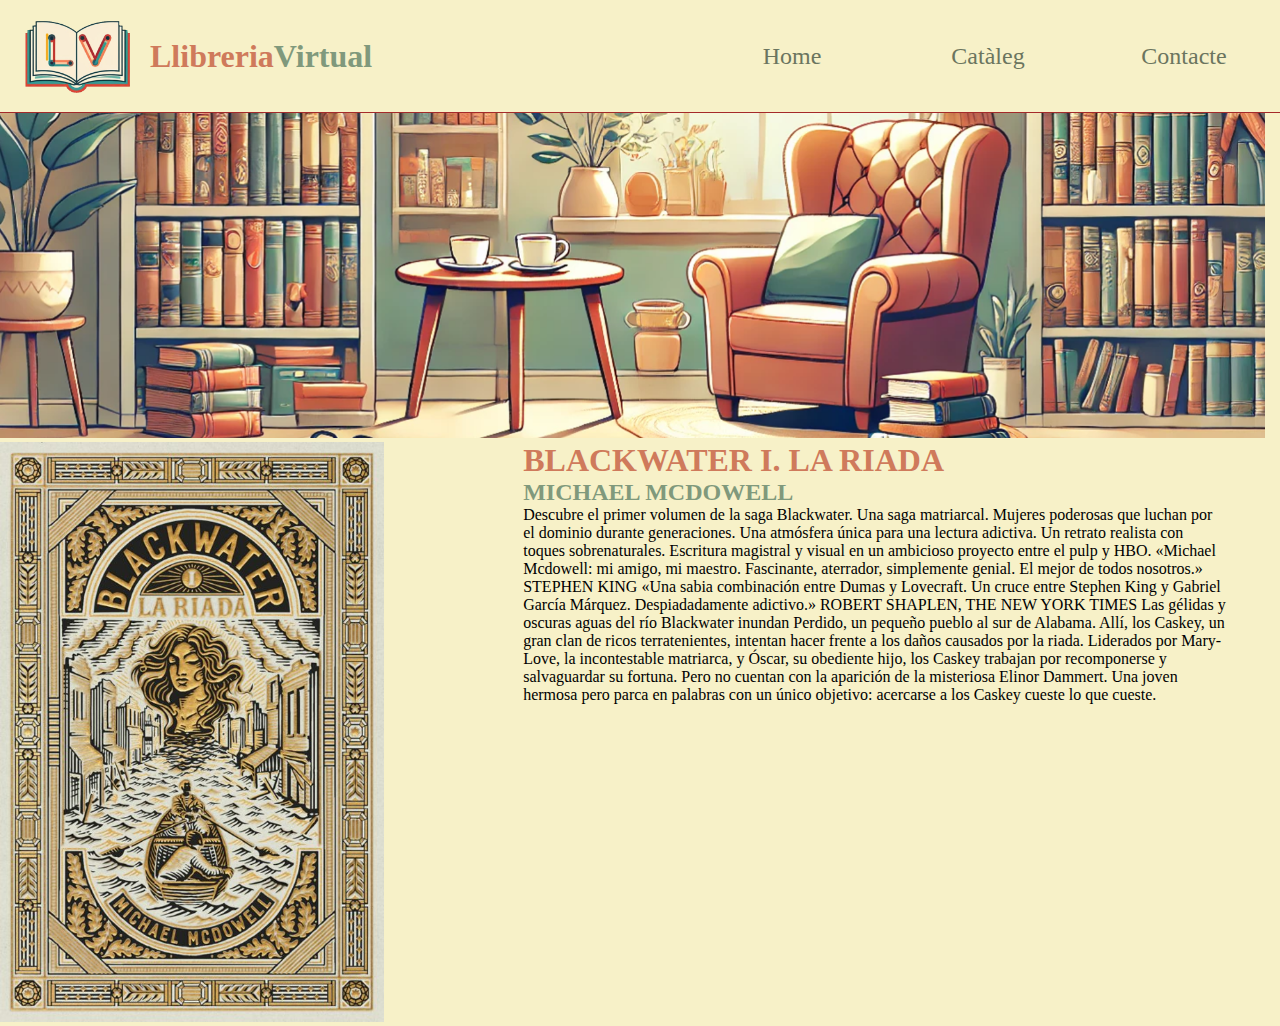
<file: products/llibre4.html>
<!DOCTYPE html>
<html lang="es">
  <head>
    <link rel="stylesheet" href="../css/llibre.css" />
    <meta charset="UTF-8" />
    <link rel="icon" href="../img/ico/logo.ico" type="image/x-icon">
    <meta name="viewport" content="width=device-width, initial-scale=1.0" />
    <title>Llibreria Virtual</title>
  </head>
  <body>
    <header>
      <div id="nav">
        <div id="titol">
          <img id="logo" src="../img/logo.png" alt="logo"/>
          <h1 id="llibreria">Llibreria</h1>
          <h1 id="virtual">Virtual</h1>
        </div>
        <div>
          <nav>
            <ul>
              <li><a href="../index.html">Home</a></li>
              <li><a href="../html/cataleg.html">Catàleg</a></li>
              <li><a href="../html/contacte.html">Contacte</a></li>
            </ul>
          </nav>
        </div>
      </div>
      <div>
        <img id="banner" src="../img/banner.png" alt="banner" />
      </div>
    </header>


    <div id="gridWrapper">
        <div id="caixa1">
            <img src="../img/llibre4.png"  alt="Llibre la vida imposible" />
        </div>
        <div id="content">
           
            <div id="caixa2"><h1>BLACKWATER I. LA RIADA</h1></div>
            <div id="caixa3"><h2>MICHAEL MCDOWELL</h2></div>
            <div id="caixa4"><p>Descubre el primer volumen de la saga Blackwater. Una saga matriarcal. Mujeres poderosas que luchan 
                por el dominio durante generaciones. Una atmósfera única para una lectura adictiva. Un retrato realista con toques 
                sobrenaturales. Escritura magistral y visual en un ambicioso proyecto entre el pulp y HBO. «Michael Mcdowell: 
                mi amigo, mi maestro. Fascinante, aterrador, simplemente genial. El mejor de todos nosotros.» STEPHEN KING 
                «Una sabia combinación entre Dumas y Lovecraft. Un cruce entre Stephen King y Gabriel García Márquez. 
                Despiadadamente adictivo.» ROBERT SHAPLEN, THE NEW YORK TIMES Las gélidas y oscuras aguas del río Blackwater 
                inundan Perdido, un pequeño pueblo al sur de Alabama. Allí, los Caskey, un gran clan de ricos terratenientes, 
                intentan hacer frente a los daños causados por la riada. Liderados por Mary-Love, la incontestable matriarca, y 
                Óscar, su obediente hijo, los Caskey trabajan por recomponerse y salvaguardar su fortuna. Pero no cuentan con la 
                aparición de la misteriosa Elinor Dammert. Una joven hermosa pero parca en palabras con un único objetivo: acercarse 
                a los Caskey cueste lo que cueste.
</p></div>
      </div>
    </div>


  </body>


</html>
</file>
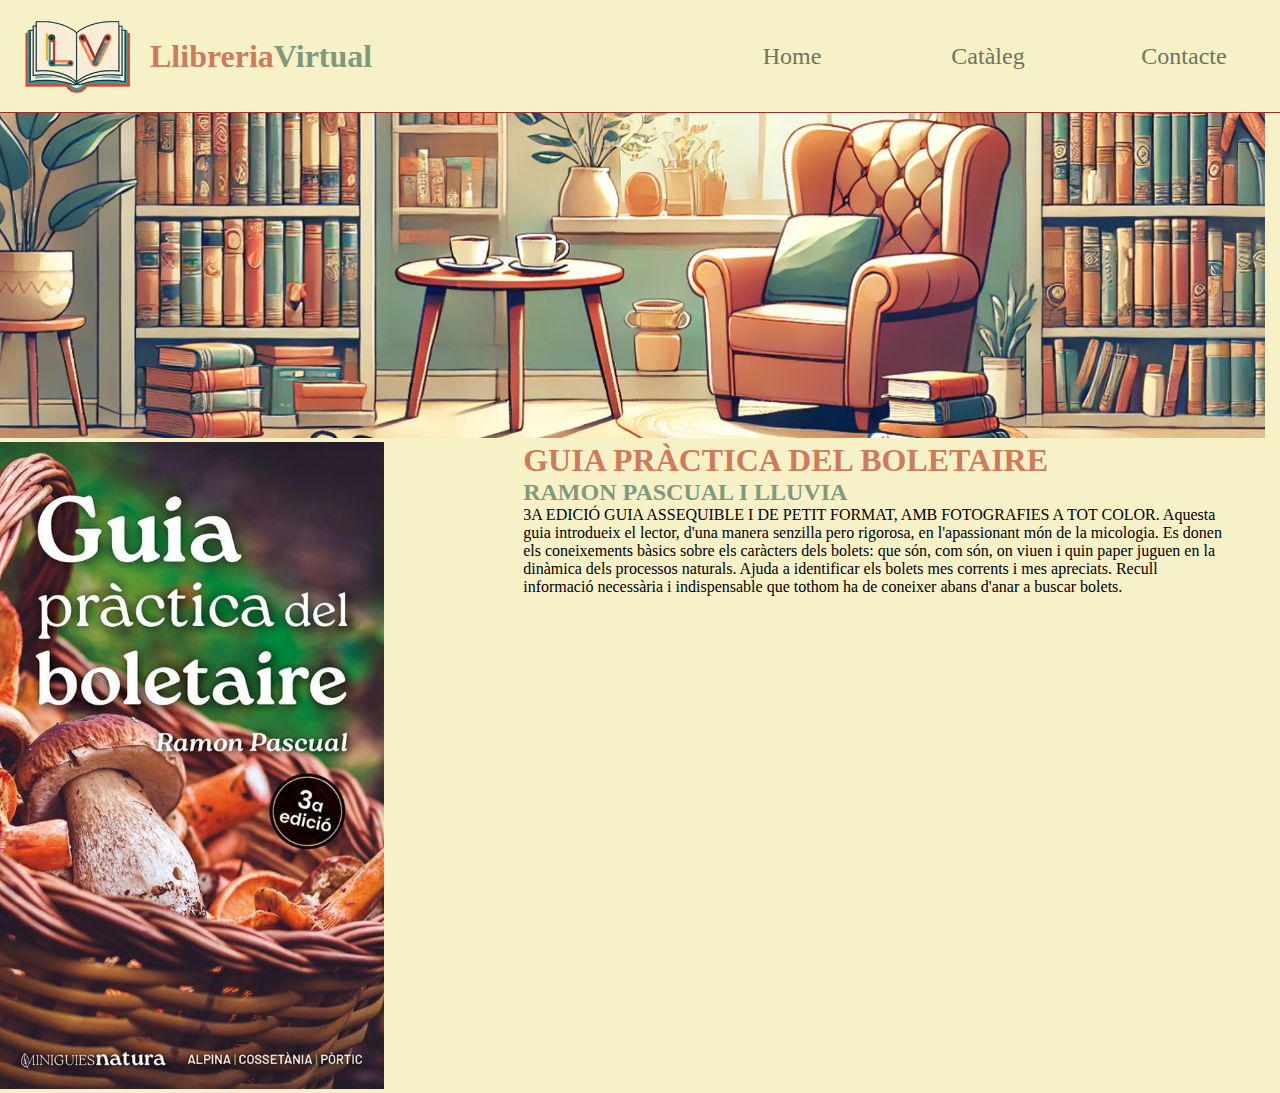
<file: products/llibre5.html>
<!DOCTYPE html>
<html lang="es">
  <head>
    <link rel="stylesheet" href="../css/llibre.css" />
    <meta charset="UTF-8" />
    <link rel="icon" href="../img/ico/logo.ico" type="image/x-icon">
    <meta name="viewport" content="width=device-width, initial-scale=1.0" />
    <title>Llibreria Virtual</title>
  </head>
  <body>
    <header>
      <div id="nav">
        <div id="titol">
          <img id="logo" src="../img/logo.png" alt="logo"/>
          <h1 id="llibreria">Llibreria</h1>
          <h1 id="virtual">Virtual</h1>
        </div>
        <div>
          <nav>
            <ul>
              <li><a href="../index.html">Home</a></li>
              <li><a href="../html/cataleg.html">Catàleg</a></li>
              <li><a href="../html/contacte.html">Contacte</a></li>
            </ul>
          </nav>
        </div>
      </div>
      <div>
        <img id="banner" src="../img/banner.png" alt="banner" />
      </div>
    </header>


    <div id="gridWrapper">
        <div id="caixa1">
            <img src="../img/llibre5.png"  alt="Llibre la vida imposible" />
        </div>
        <div id="content">

            <div id="caixa2"><h1>GUIA PRÀCTICA DEL BOLETAIRE
</h1></div>
            <div id="caixa3"><h2>RAMON PASCUAL I LLUVIA</h2></div>
            <div id="caixa4"><p>3A EDICIÓ GUIA ASSEQUIBLE I DE PETIT FORMAT, AMB FOTOGRAFIES A TOT COLOR. Aquesta guia introdueix el lector, d'una manera senzilla pero rigorosa, en l'apassionant món de la micologia. Es donen els coneixements bàsics sobre els caràcters dels bolets: que són, com són, on viuen i quin paper juguen en la dinàmica dels processos naturals. Ajuda a identificar els bolets mes corrents i mes apreciats. Recull informació necessària i indispensable que tothom ha de coneixer abans d'anar a buscar bolets.


</p></div>
      </div>
    </div>


  </body>


</html>
</file>
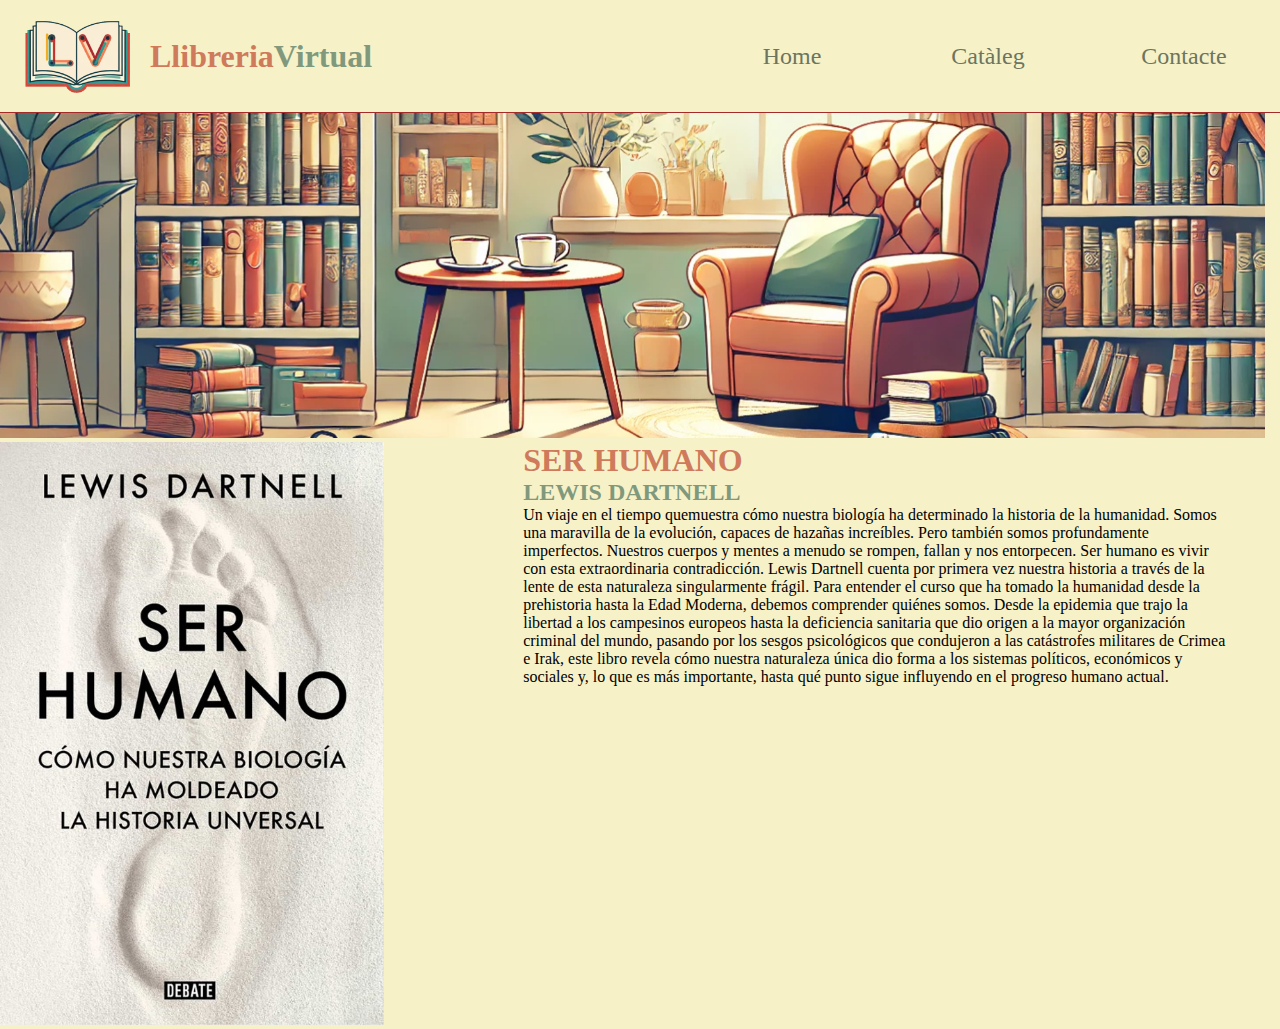
<file: products/llibre6.html>
<!DOCTYPE html>
<html lang="es">
  <head>
    <link rel="stylesheet" href="../css/llibre.css" />
    <meta charset="UTF-8" />
    <link rel="icon" href="../img/ico/logo.ico" type="image/x-icon">
    <meta name="viewport" content="width=device-width, initial-scale=1.0" />
    <title>Llibreria Virtual</title>
  </head>
  <body>
    <header>
      <div id="nav">
        <div id="titol">
          <img id="logo" src="../img/logo.png" alt="logo"/>
          <h1 id="llibreria">Llibreria</h1>
          <h1 id="virtual">Virtual</h1>
        </div>
        <div>
          <nav>
            <ul>
              <li><a href="../index.html">Home</a></li>
              <li><a href="../html/cataleg.html">Catàleg</a></li>
              <li><a href="../html/contacte.html">Contacte</a></li>
            </ul>
          </nav>
        </div>
      </div>
      <div>
        <img id="banner" src="../img/banner.png" alt="banner" />
      </div>
    </header>


    <div id="gridWrapper">
        <div id="caixa1">
            <img src="../img/llibre6.png"  alt="Llibre la vida imposible" />
        </div>
        <div id="content">
           
            <div id="caixa2"><h1>SER HUMANO</h1></div>
            <div id="caixa3"><h2>LEWIS DARTNELL</h2></div>
            <div id="caixa4"><p>Un viaje en el tiempo quemuestra cómo nuestra biología ha determinado la historia de la humanidad.
            Somos una maravilla de la evolución, capaces de hazañas increíbles. Pero también somos profundamente imperfectos. Nuestros cuerpos 
            y mentes a menudo se rompen, fallan y nos entorpecen. Ser humano es vivir con esta extraordinaria contradicción. Lewis Dartnell 
            cuenta por primera vez nuestra historia a través de la lente de esta naturaleza singularmente frágil.
            Para entender el curso que ha tomado la humanidad desde la prehistoria hasta la Edad Moderna, debemos comprender quiénes 
            somos. Desde la epidemia que trajo la libertad a los campesinos europeos hasta la deficiencia sanitaria que dio origen
             a la mayor organización criminal del mundo, pasando por los sesgos psicológicos que condujeron a las catástrofes 
             militares de Crimea e Irak, este libro revela cómo nuestra naturaleza única dio forma a los sistemas políticos, 
             económicos y sociales y, lo que es más importante, hasta qué punto sigue influyendo en el progreso humano actual.




</p></div>
      </div>
    </div>


  </body>


</html>
</file>
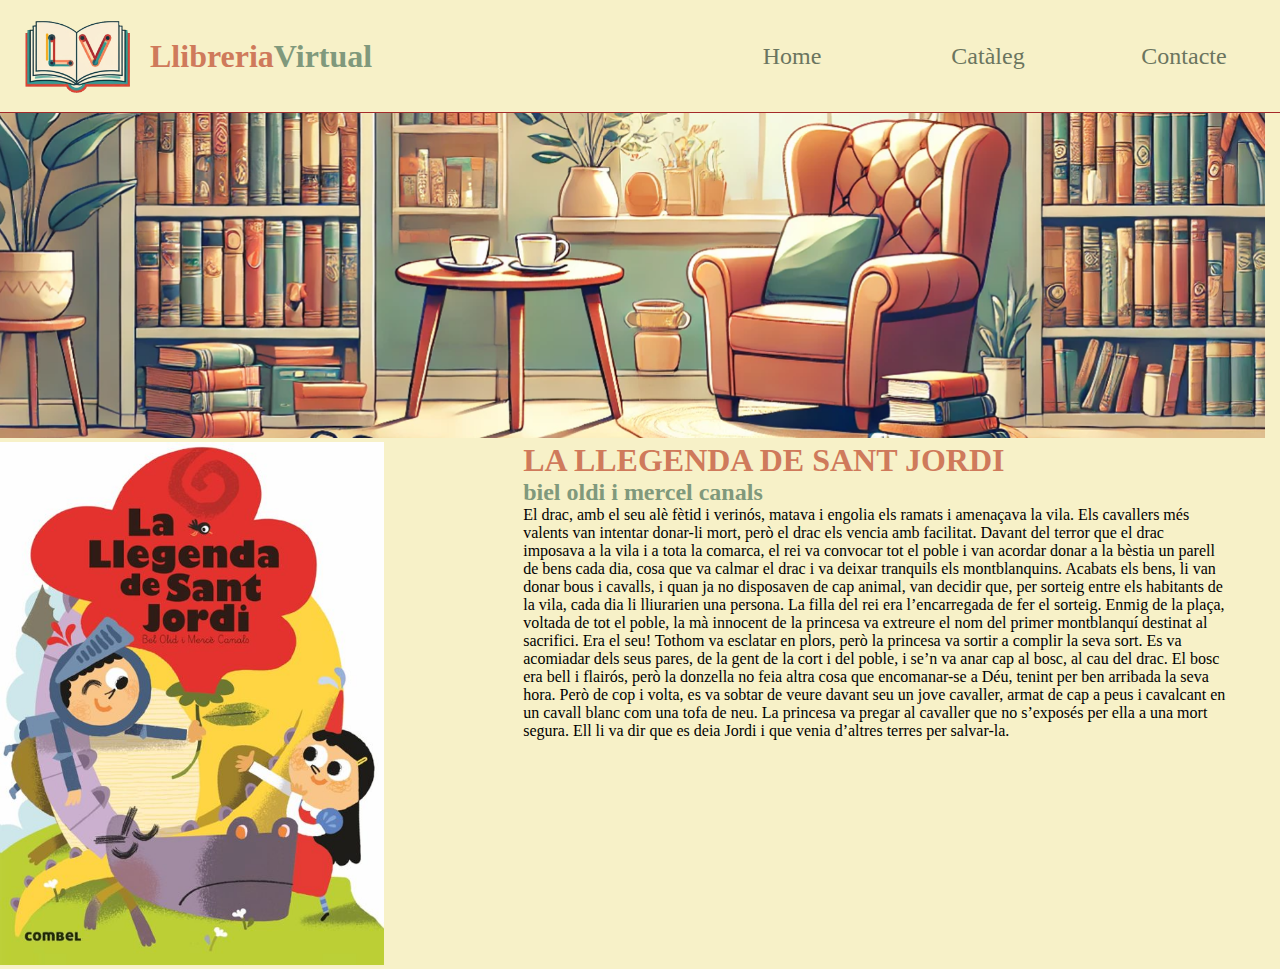
<file: products/llibre7.html>
<!DOCTYPE html>
<html lang="es">
  <head>
    <link rel="stylesheet" href="../css/llibre.css" />
    <meta charset="UTF-8" />
    <link rel="icon" href="../img/ico/logo.ico" type="image/x-icon">
    <meta name="viewport" content="width=device-width, initial-scale=1.0" />
    <title>Llibreria Virtual</title>
  </head>
  <body>
    <header>
      <div id="nav">
        <div id="titol">
          <img id="logo" src="../img/logo.png" alt="logo"/>
          <h1 id="llibreria">Llibreria</h1>
          <h1 id="virtual">Virtual</h1>
        </div>
        <div>
          <nav>
            <ul>
              <li><a href="../index.html">Home</a></li>
              <li><a href="../html/cataleg.html">Catàleg</a></li>
              <li><a href="../html/contacte.html">Contacte</a></li>
            </ul>
          </nav>
        </div>
      </div>
      <div>
        <img id="banner" src="../img/banner.png" alt="banner" />
      </div>
    </header>


    <div id="gridWrapper">
        <div id="caixa1">
            <img src="../img/llibre7.png"  alt="Llibre la vida imposible" />
        </div>
        <div id="content">
           
            <div id="caixa2"><h1>LA LLEGENDA DE SANT JORDI</h1></div>
            <div id="caixa3"><h2>biel oldi i mercel canals</h2></div>
            <div id="caixa4"><p>El drac, amb el seu alè fètid i verinós, matava i engolia els ramats i amenaçava la vila. Els cavallers més valents van intentar donar-li mort, però el drac els vencia amb facilitat.
Davant del terror que el drac imposava a la vila i a tota la comarca, el rei va convocar tot el poble i van acordar donar a la bèstia un parell de bens cada dia, cosa que va calmar el drac i va deixar tranquils els montblanquins. Acabats els bens, li van donar bous i cavalls, i quan ja no disposaven de cap animal, van decidir que, per sorteig entre els habitants de la vila, cada dia li lliurarien una persona. La filla del rei era l’encarregada de fer el sorteig. Enmig de la plaça, voltada de tot el poble, la mà innocent de la princesa va extreure el nom del primer montblanquí destinat al sacrifici. Era el seu! Tothom va esclatar en plors, però la princesa va sortir a complir la seva sort. Es va acomiadar dels seus pares, de la gent de la cort i del poble, i se’n va anar cap al bosc, al cau del drac.
El bosc era bell i flairós, però la donzella no feia altra cosa que encomanar-se a Déu, tenint per ben arribada la seva hora. Però de cop i volta, es va sobtar de veure davant seu un jove cavaller, armat de cap a peus i cavalcant en un cavall blanc com una tofa de neu.
La princesa va pregar al cavaller que no s’exposés per ella a una mort segura. Ell li va dir que es deia Jordi i que venia d’altres terres per salvar-la.
</p></div>
      </div>
    </div>


  </body>


</html>
</file>
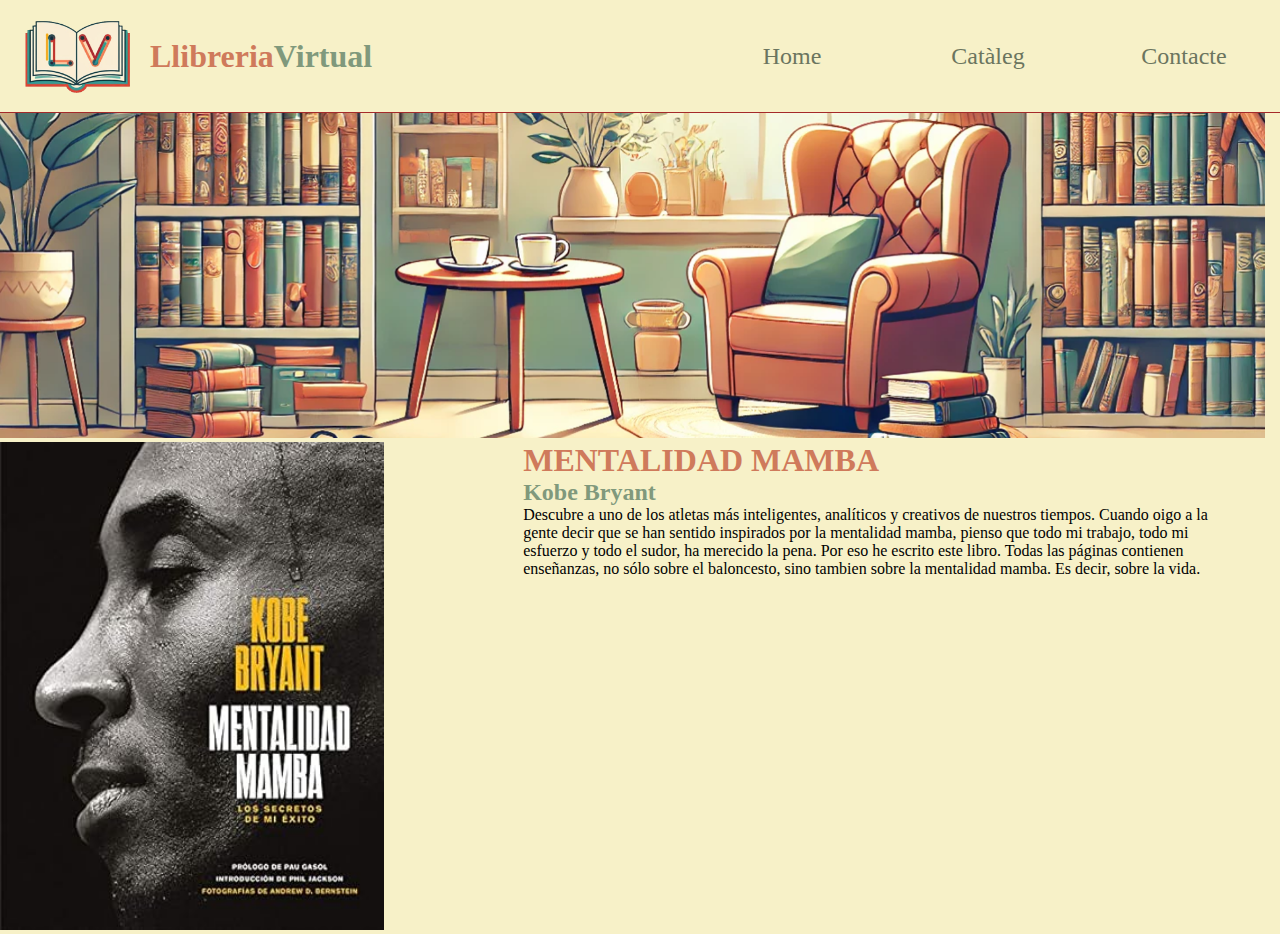
<file: products/llibre8.html>
<!DOCTYPE html>
<html lang="es">
  <head>
    <link rel="stylesheet" href="../css/llibre.css" />
    <meta charset="UTF-8" />
    <link rel="icon" href="../img/ico/logo.ico" type="image/x-icon">
    <meta name="viewport" content="width=device-width, initial-scale=1.0" />
    <title>Llibreria Virtual</title>
  </head>
  <body>
    <header>
      <div id="nav">
        <div id="titol">
          <img id="logo" src="../img/logo.png" alt="logo"/>
          <h1 id="llibreria">Llibreria</h1>
          <h1 id="virtual">Virtual</h1>
        </div>
        <div>
          <nav>
            <ul>
              <li><a href="../index.html">Home</a></li>
              <li><a href="../html/cataleg.html">Catàleg</a></li>
              <li><a href="../html/contacte.html">Contacte</a></li>
            </ul>
          </nav>
        </div>
      </div>
      <div>
        <img id="banner" src="../img/banner.png" alt="banner" />
      </div>
    </header>


    <div id="gridWrapper">
        <div id="caixa1">
            <img src="../img/llibre8.png"  alt="Llibre la vida imposible" />
        </div>
        <div id="content">

            <div id="caixa2"><h1>MENTALIDAD MAMBA</h1></div>
            <div id="caixa3"><h2>Kobe Bryant
</h2></div>
            <div id="caixa4"><p>Descubre a uno de los atletas más inteligentes, analíticos y creativos de nuestros tiempos.
Cuando oigo a la gente decir que se han sentido inspirados por la mentalidad mamba, pienso que todo mi trabajo, todo mi esfuerzo y todo el sudor, ha merecido la pena. Por eso he escrito este libro. Todas las páginas contienen enseñanzas, no sólo sobre el baloncesto, sino tambien sobre la mentalidad mamba. Es decir, sobre la vida.


</p></div>
      </div>
    </div>


  </body>


</html>
</file>
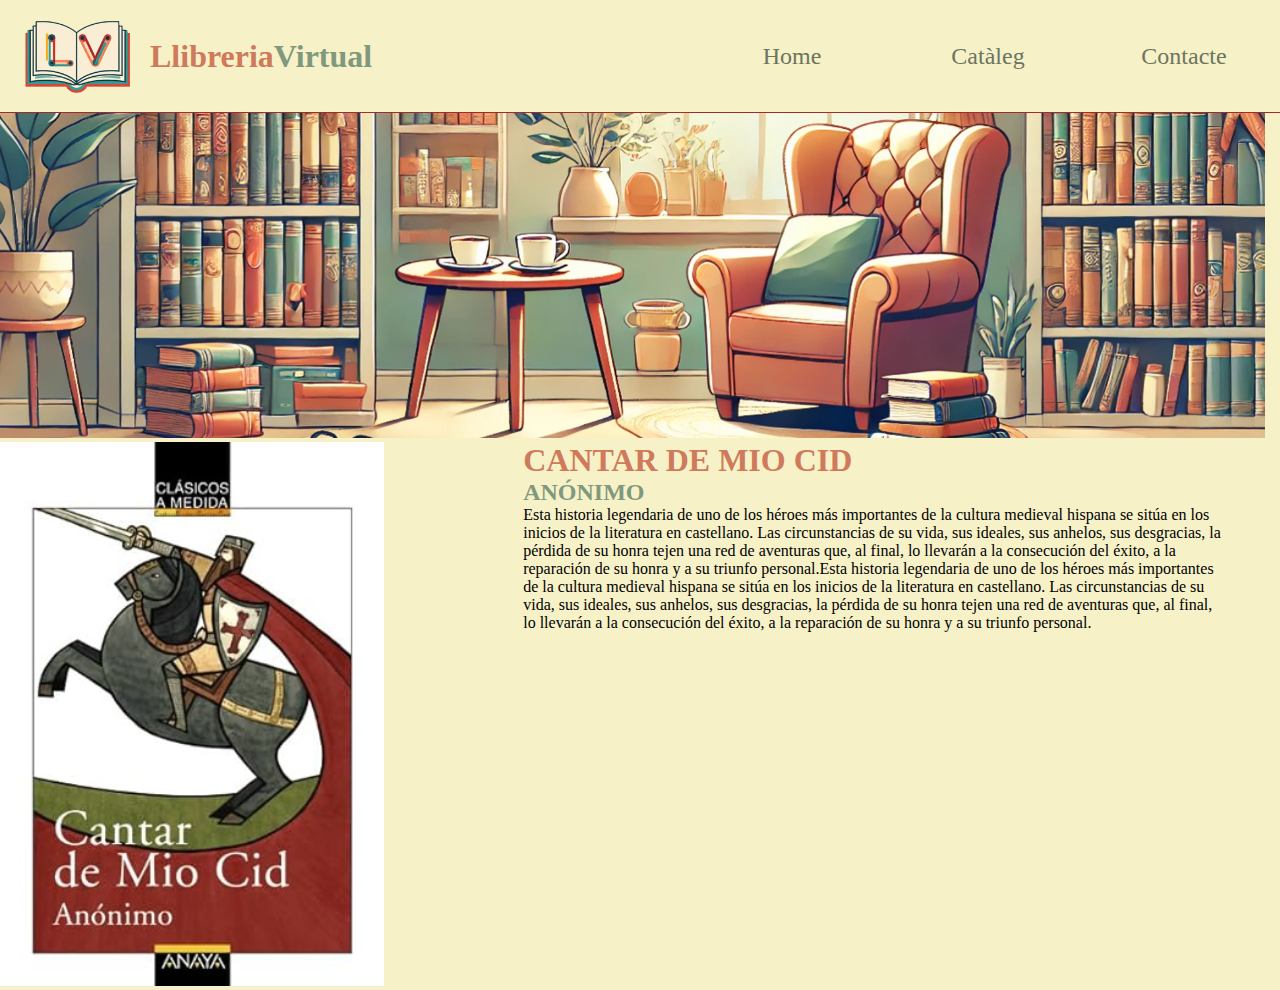
<file: products/llibre9.html>
<!DOCTYPE html>
<html lang="es">
  <head>
    <link rel="stylesheet" href="../css/llibre.css" />
    <meta charset="UTF-8" />
    <link rel="icon" href="../img/ico/logo.ico" type="image/x-icon">
    <meta name="viewport" content="width=device-width, initial-scale=1.0" />
    <title>Llibreria Virtual</title>
  </head>
  <body>
    <header>
      <div id="nav">
        <div id="titol">
          <img id="logo" src="../img/logo.png" alt="logo"/>
          <h1 id="llibreria">Llibreria</h1>
          <h1 id="virtual">Virtual</h1>
        </div>
        <div>
          <nav>
            <ul>
              <li><a href="../index.html">Home</a></li>
              <li><a href="../html/cataleg.html">Catàleg</a></li>
              <li><a href="../html/contacte.html">Contacte</a></li>
            </ul>
          </nav>
        </div>
      </div>
      <div>
        <img id="banner" src="../img/banner.png" alt="banner" />
      </div>
    </header>


    <div id="gridWrapper">
        <div id="caixa1">
            <img src="../img/llibre9.png"  alt="Llibre la vida imposible" />
        </div>
        <div id="content">
           
            <div id="caixa2"><h1>CANTAR DE MIO CID</h1></div>
            <div id="caixa3"><h2>ANÓNIMO</h2></div>
            <div id="caixa4"><p>Esta historia legendaria de uno de los héroes más importantes de la cultura medieval hispana se sitúa en los inicios de la literatura en castellano. Las circunstancias de su vida, sus ideales, sus anhelos, sus desgracias, la pérdida de su honra tejen una red de aventuras que, al final, lo llevarán a la consecución del éxito, a la reparación de su honra y a su triunfo personal.Esta historia legendaria de uno de los héroes más importantes de la cultura medieval hispana se sitúa en los inicios de la literatura en castellano. Las circunstancias de su vida, sus ideales, sus anhelos, sus desgracias, la pérdida de su honra tejen una red de aventuras que, al final, lo llevarán a la consecución del éxito, a la reparación de su honra y a su triunfo personal.


</p></div>
      </div>
    </div>


  </body>


</html>
</file>
<file: css/index.css>
* {
    margin: 0;
    padding: 0;
    box-sizing: border-box;
    
}
#llibreria{
    color: #CF7A5B;
}
#virtual{
    color: #80997C;
}
header{
    background-color: #f7f1c8;
}
#nav{
    border-bottom: 1px solid brown;
}
li{
    color: #9CAD8A;
}
#banner{
    height: auto;
    width: 100vw;
}
#titol{
    display: flex;
    align-items: center;
}
#logo{
    width: 150px;
}
#nav{
    
    display: flex;
    flex-direction: row;
    align-items: center;
    justify-content: space-between;

}
nav ul li{
    display: inline-block;
    width: 8em;
    text-align: center;
    font-size: 1.5em;
       
}

nav ul li a{
    text-decoration: none;
    color: #6b755f;
    transition: color 0.5s;
    transition: font-size 0.5s;
}

nav ul li a:hover{
    text-decoration: none;
    color: brown;
    font-size: 1.5em;
}
main{
    margin-top: 3em;
    background-color: #9CAD8A;
}
body{
    background-color: #9CAD8A;
    overflow-x: hidden;
}
#titular{
    display: flex;
    justify-content: center;
    margin-bottom: 2em;
    color: black;
    font-size: 2em;
}
.caixa{
    width: 33vw;
    background-color: #E5D4AE;
    padding-bottom: 1.5em;
    padding-top: 1.5em;
    border: 1px solid #6b755f;
    display: flex;
    justify-content: center;
    align-items: center;
    flex-direction: column;
    margin-bottom: 2em;
    
}

.caixa h2{
    margin-bottom: 1em;
}

.caixa a{
    margin-top: 1em;
    text-decoration: none;
    color: black;
    background-color: #9CAD8A;
    border: 2px solid black;
    padding: 1em;
    border-radius: 7px;
    transition-duration: 1s;
}
.caixa a:hover{
    color: black;
    background-color: rgba(255, 127, 80, 0.622);
    font-size: 1.3em;
    
}

footer{
    display: flex;
    justify-content: center;
    margin-bottom: 1em;
}

#gridWrapper{
    display: grid;
    grid-template: repeat(1,1fr) / repeat(3,1fr);
    
}

#gridWrapper{grid-template: repeat(1,1fr) / repeat(3,1fr);
    width: 100vw;}
#caixa1{grid-area: 1 / 2 / span 1 / span 1;min-width: 70vw;}
#caixa2{grid-area: 2 / 2 / span 1 / span 1;min-width: 70vw;}
#caixa3{grid-area: 3 / 2 / span 1 / span 1;min-width: 70vw;}
#caixa4{grid-area: 4 / 2 / span 1 / span 1;min-width: 70vw;}


      
    
    
    /* Small devices (portrait tablets and large phones, 600px and up) */
    @media only screen and (min-width: 600px){
        #gridWrapper{grid-template: repeat(6,1fr) / repeat(2,1fr);}
        #caixa1{grid-area: 1 / 1 / span 1 / span 1; min-width: 45vw;}
        #caixa2{grid-area: 1 / 2 / span 1 / span 1; min-width: 45vw;}
        #caixa3{grid-area: 2 / 1 / span 1 / span 1; min-width: 45vw;}
        #caixa4{grid-area: 2 / 2 / span 1 / span 1;min-width: 45vw;}
        #caixa5{grid-area: 3 / 1 / span 1 / span 1;min-width: 45vw;}
        #caixa6{grid-area: 3 / 2 / span 1 / span 1;min-width: 45vw;}
        #caixa7{grid-area: 4 / 1 / span 1 / span 1;min-width: 45vw;}
        #caixa8{grid-area: 4 / 2 / span 1 / span 1;min-width: 45vw;}
        #caixa9{grid-area: 5 / 1 / span 1 / span 1;min-width: 45vw;}
        #caixa10{grid-area: 5 / 2 / span 1 / span 1;min-width: 45vw;}
        #caixa11{grid-area: 6 / 1 / span 1 / span 1;min-width: 45vw;}
        #caixa12{grid-area: 6 / 2 / span 1 / span 1;min-width: 45vw;}
      
    }
    
    /* Medium devices (landscape tablets, 768px and up) */
    @media only screen and (min-width: 768px) {
        #gridWrapper{grid-template: repeat(4,1fr) / repeat(2,1fr);}
        #caixa1{grid-area: 1 / 1 / span 1 / span 1; min-width: 40vw;}
        #caixa2{grid-area: 1 / 2 / span 1 / span 1; min-width: 40vw;}
        #caixa3{grid-area: 2 / 1 / span 1 / span 1;min-width: 40vw;}
        #caixa4{grid-area: 2 / 2 / span 1 / span 1;min-width: 40vw;}
        #caixa5{grid-area: 3 / 1 / span 1 / span 1;min-width: 40vw;}
        #caixa6{grid-area: 3 / 2 / span 1 / span 1;min-width: 40vw;}
        #caixa7{grid-area: 4 / 1 / span 1 / span 1;min-width: 40vw;}
        #caixa8{grid-area: 4 / 2 / span 1 / span 1;min-width: 40vw;}
        #caixa9{grid-area: 5 / 1 / span 1 / span 1;min-width: 40vw;}
        #caixa10{grid-area: 5 / 2 / span 1 / span 1;min-width: 40vw;}
        #caixa11{grid-area: 6 / 1 / span 1 / span 1;min-width: 40vw;}
        #caixa12{grid-area: 6 / 2 / span 1 / span 1;min-width: 40vw;}
      
    }
    
    
    /* Large devices (laptops/desktops, 992px and up) */
    @media only screen and (min-width: 992px) {
      #gridWrapper{grid-template: repeat(1,1fr) / repeat(3,1fr);}
      #caixa1{grid-area: 1 / 1 / span 1 / span 1; min-width:30vw;}
      #caixa2{grid-area: 1 / 2 / span 1 / span 1;min-width:30vw;}
      #caixa3{grid-area: 1 / 3 / span 1 / span 1;min-width:30vw;}
      #caixa4{grid-area: 2 / 1 / span 1 / span 1;min-width:30vw;}
      #caixa5{grid-area: 2 / 2 / span 1 / span 1;min-width:30vw;}
      #caixa6{grid-area: 2 / 3 / span 1 / span 1;min-width:30vw;}
      #caixa7{grid-area: 3 / 1 / span 1 / span 1;min-width:30vw;}
      #caixa8{grid-area: 3 / 2 / span 1 / span 1;min-width:30vw;}
      #caixa9{grid-area: 3 / 3 / span 1 / span 1;min-width:30vw;}
      #caixa10{grid-area: 4 / 1 / span 1 / span 1;min-width:30vw;}
      #caixa11{grid-area: 4 / 2 / span 1 / span 1;min-width:30vw;}
      #caixa12{grid-area: 4 / 3 / span 1 / span 1;min-width:30vw;}
    }
    
    /* Extra large devices (large laptops and desktops, 1200px and up) */
    @media only screen and (min-width: 1200px) {
        
    }
</file>
<file: css/contacte.css>
* {
    box-sizing: border-box;
    margin: 0;
    padding: 0;
    font-family: Arial, sans-serif;
  }
  
  body {
    background-color: #80997C;
    color: #9CAD8A;
    display: flex;
    align-items: center;
    justify-content: center;
    min-height: 100vh;
  }
  
  .container {
    background-color: #f7f1c8;
    padding: 2em;
    border-radius: 8px;
    max-width: 500px;
    box-shadow: 0 4px 8px rgba(0, 0, 0, 0.1);
    text-align: center;
  }
  
  h1 {
    color: #CF7A5B;
    margin-bottom: 0.5em;
  }
  
  p {
    margin-bottom: 1.5em;
    color: #9CAD8A;
  }
  

  form label {
    color: #CF7A5B;
    display: block;
    text-align: left;
    margin-bottom: 0.5em;
    font-weight: bold;
  }
  
  form input,
  form textarea {
    width: 100%;
    padding: 0.8em;
    margin-bottom: 1em;
    border: 1px solid #9CAD8A;
    border-radius: 4px;
    font-size: 1em;
    background-color: #fff;
    color: black
  }
  
  form button {
    background-color: #CF7A5B;
    color: #fff;
    padding: 0.8em 1.5em;
    border: none;
    border-radius: 4px;
    font-size: 1em;
    cursor: pointer;
    transition: background-color 0.3s ease;
  }
  
  form button:hover {
    background-color: #B6654C;
  }
</file>
<file: css/llibre.css>
* {
    margin: 0;
    padding: 0;
    box-sizing: border-box;
}
body {
    overflow-x: hidden;
    background-color: #f7f1c8;
}
/* #desc{
    display: flex;
    flex-direction: row;
    
}

#content{
    margin-left: 10vw;
    display: flex;
    flex-direction: column;
    align-items: start;
} */
h1{

    color: #CF7A5B;
}
h2 {
    color: #80997C
}
p{
    display: flex;
    width: 50vw;
}
#llibreria{
    color: #CF7A5B;
}
#virtual{
    color: #80997C;
}
header{
    background-color: #f7f1c8;
}
#nav{
    border-bottom: 1px solid brown;
}
li{
    color: #9CAD8A;
}
#banner{
    height: auto;
    width: 98.82vw;
}
#titol{
    display: flex;
    align-items: center;
}
#logo{
    width: 150px;
}
#nav{
    
    display: flex;
    flex-direction: row;
    align-items: center;
    justify-content: space-between;

}
nav ul li{
    display: inline-block;
    width: 8em;
    text-align: center;
    font-size: 1.5em;
       
}

nav ul li a{
    text-decoration: none;
    color: #6b755f;
    transition: color 0.5s;
    transition: font-size 0.5s;
}
#caixa1{
    margin-right: 0.70em;
}
nav ul li a:hover{
    text-decoration: none;
    color: brown;
    font-size: 1.5em;
}
footer{
    display: flex;
    justify-content: center;
    margin-bottom: 1em;
}
#gridWrapper{
    display: grid;
    grid-template: repeat(1,1fr) / repeat(3,1fr);
    
}

#gridWrapper{grid-template: repeat(1,1fr) / repeat(3,1fr);
    width: 100vw;}
#caixa1 img{
    width: 40vw;
}

#caixa4 p{
    width: 55vw;
}
#caixa1{grid-area: 1 / 1 / span 1 / span 1;}
#caixa2{grid-area: 1 / 2 / span 1 / span 1;}
#caixa3{grid-area: 1 / 2 / span 1 / span 1;}
#caixa4{grid-area: 1 / 2 / span 1 / span 1;}
#caixa5{grid-area: 2 / 1 / span 1 / span 1;}


      
    
    
    /* Small devices (portrait tablets and large phones, 600px and up) */
    @media only screen and (min-width: 600px){
        #caixa1 img{
            width: 40vw;
        }
        #gridWrapper{grid-template: repeat(1,1fr) / repeat(2,2fr);}
        #caixa1{grid-area: 1 / 1 / span 1 / span 1;max-width: 30vw;}
        #caixa2{grid-area: 1 / 4 / span 1 / span 1;min-width: 30vw;}
        #caixa3{grid-area: 1 / 4 / span 1 / span 1;min-width: 30vw;}
        #caixa4{grid-area: 1 / 4 / span 1 / span 1;min-width: 40vw;}
      
        
    }
    
    /* Medium devices (landscape tablets, 768px and up) */
    @media only screen and (min-width: 768px) {
        #caixa1 img{
            width: 40vw;
        }
        #gridWrapper{grid-template: repeat(1,1fr) / repeat(3,1fr);}
        #caixa1{grid-area: 1 / 1 / span 1 / span 1; min-width: 40vw;}
        #caixa2{grid-area: 1 / 3 / span 1 / span 1; min-width: 40vw;}
        #caixa3{grid-area: 1 / 3/ span 1 / span 1;min-width: 40vw;}
        #caixa4{grid-area: 1 / 2/ span 1 / span 1;min-width: 40vw;}

    }
    
    
    /* Large devices (laptops/desktops, 992px and up) */
    @media only screen and (min-width: 992px) {
        #caixa1 img{
            width: 30vw;
        }
      #gridWrapper{grid-template: repeat(1,1fr) / repeat(3,1fr);}
      #caixa1{grid-area: 1 / 1 / span 1 / span 1;}
      #caixa2{grid-area: 1 / 3 / span 1 / span 1;}
      #caixa3{grid-area: 1 / 3 / span 1 / span 1;}
      #caixa4{grid-area: 1 / 3 / span 1 / span 1;}
}
    
    /* Extra large devices (large laptops and desktops, 1200px and up) */
    @media only screen and (min-width: 1200px) {
        #caixa1 img{
            width: 30vw;
        }
      #gridWrapper{grid-template: repeat(1,1fr) / repeat(3,1fr);}
      #caixa1{grid-area: 1 / 1 / span 1 / span 1;}
      #caixa2{grid-area: 1 / 3 / span 1 / span 1;}
      #caixa3{grid-area: 1 / 3 / span 1 / span 1;}
      #caixa4{grid-area: 1 / 3 / span 1 / span 1;}
    }
</file>
